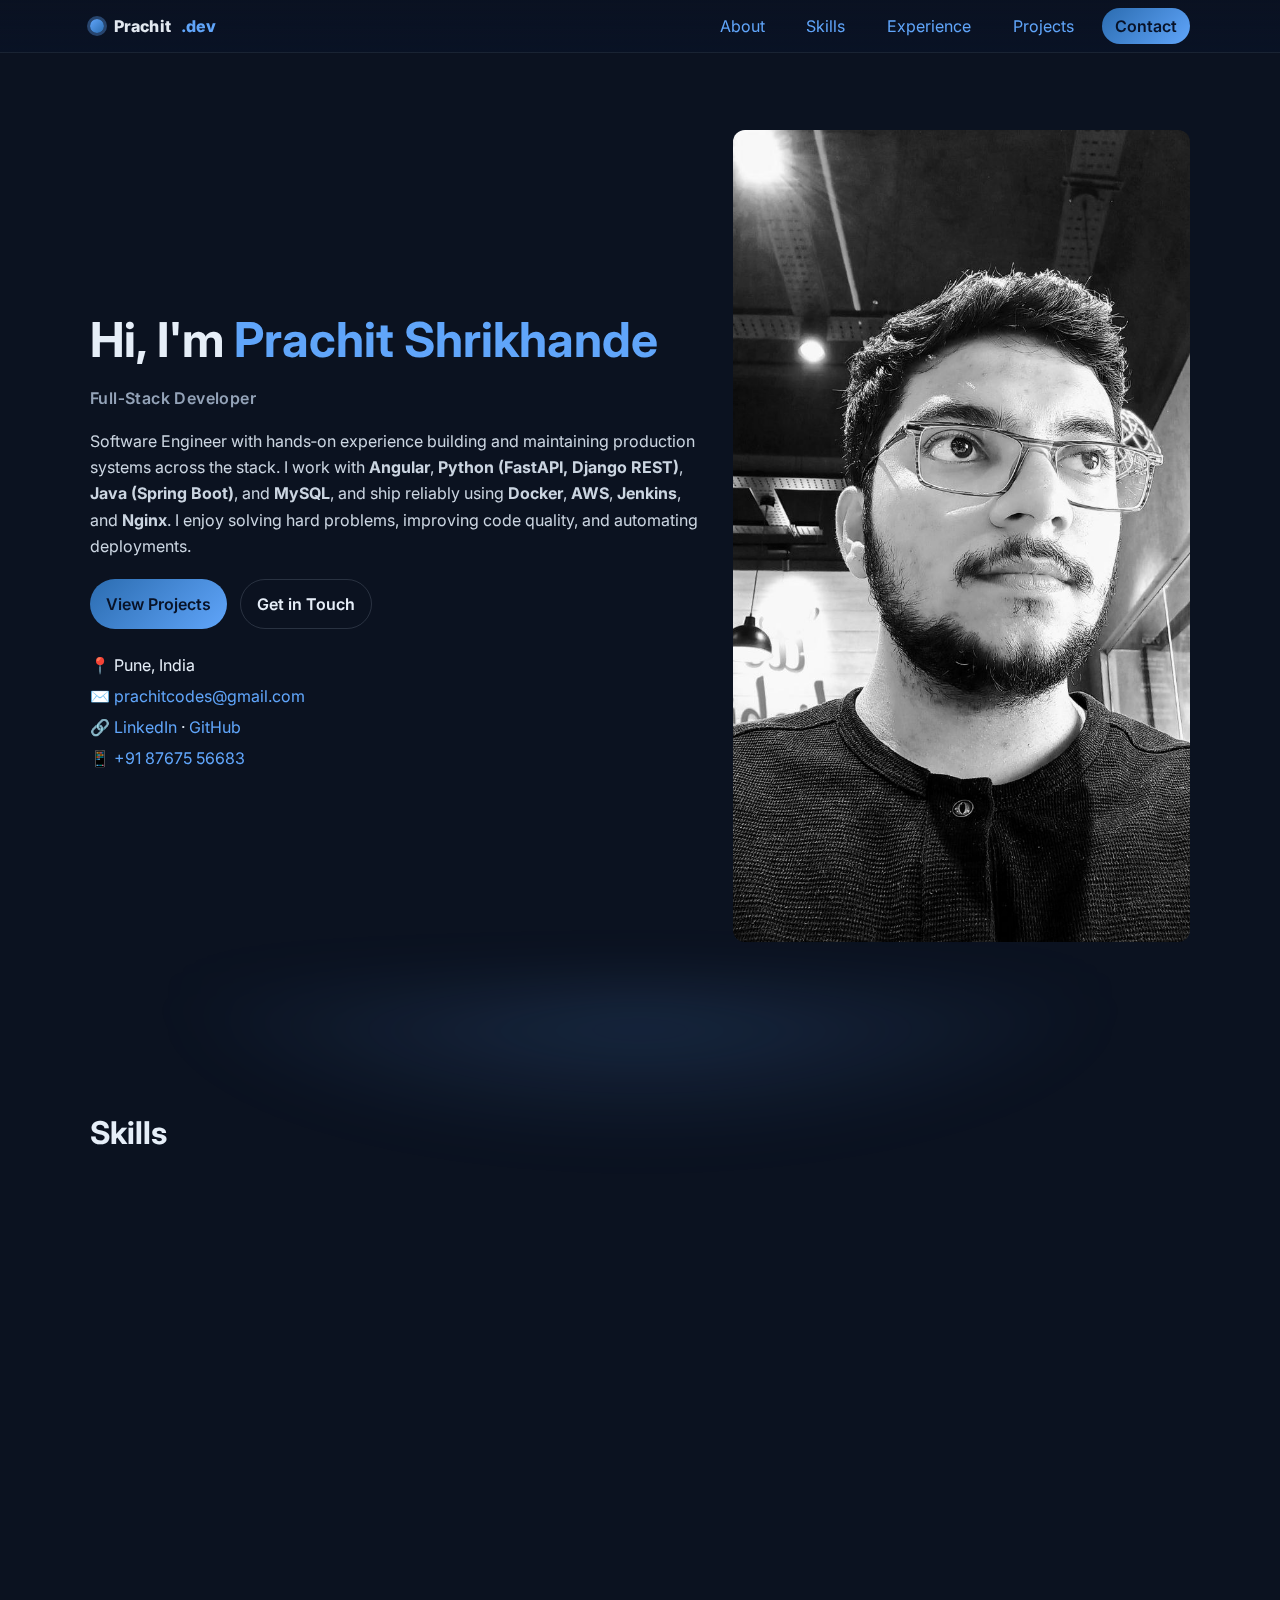
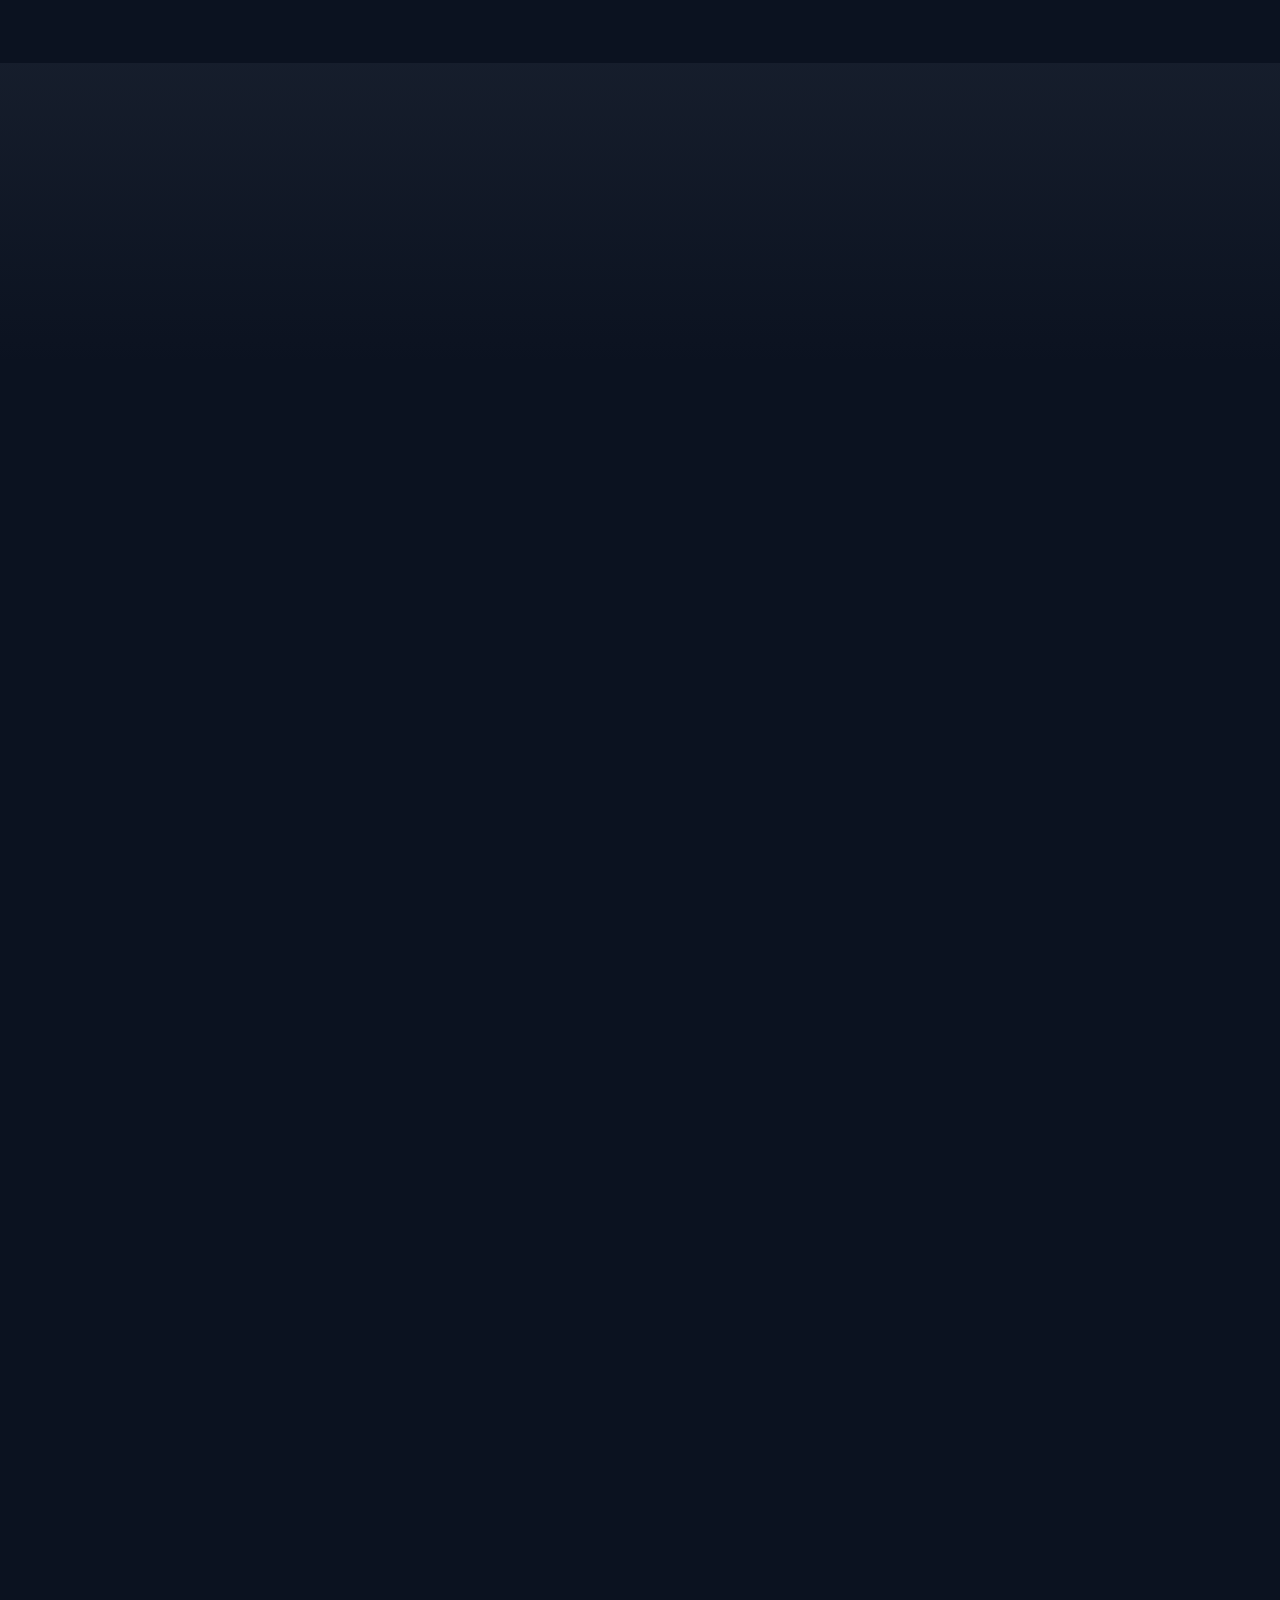
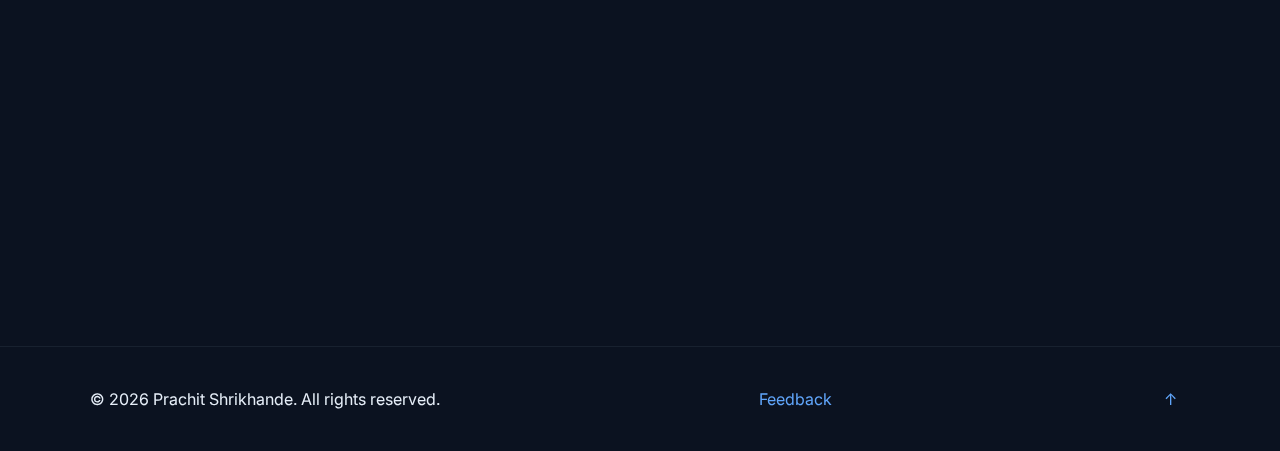
<file: index.html>
<!DOCTYPE html>
<html lang="en">

<head>
  <meta charset="UTF-8" />
  <meta name="viewport" content="width=device-width, initial-scale=1" />
  <title>Prachit Shrikhande — Software Engineer Portfolio</title>
  <meta name="description"
    content="Portfolio of Prachit Shrikhande — Full‑Stack & DevOps Engineer skilled in Angular, Python, Java (Spring Boot), FastAPI, MySQL, Docker, AWS, Jenkins." />
  <meta name="author" content="Prachit Shrikhande" />
  <meta name="theme-color" content="#0f1b2d" />
  <link rel="preconnect" href="https://fonts.googleapis.com">
  <link rel="preconnect" href="https://fonts.gstatic.com" crossorigin>
  <link href="https://fonts.googleapis.com/css2?family=Inter:wght@300;400;500;600;700;800;900&display=swap"
    rel="stylesheet">
  <link rel="stylesheet" href="styles.css" />
  <!-- Open Graph -->
  <meta property="og:title" content="Prachit Shrikhande — Portfolio" />
  <meta property="og:description"
    content="Full‑Stack & DevOps Engineer. Angular • Python • Spring Boot • FastAPI • MySQL • Docker • AWS" />
  <meta property="og:type" content="website" />
  <meta property="og:url" content="https://your-domain.example/" />
  <meta property="og:image" content="https://placehold.co/1200x630/png?text=Prachit+Shrikhande" />
  <!-- JSON-LD Structured Data -->
  <script type="application/ld+json">
  {
    "@context": "https://schema.org",
    "@type": "Person",
    "name": "Prachit Shrikhande",
    "jobTitle": "Software Engineer",
    "address": {
      "@type": "PostalAddress",
      "addressLocality": "Pune",
      "addressRegion": "MH",
      "addressCountry": "India"
    },
    "email": "mailto:prachitcodes@gmail.com",
    "telephone": "+918767556683",
    "url": "https://your-domain.example/",
    "sameAs": [
      "https://www.linkedin.com/in/prachit-shrikhande-20165b148",
      "https://github.com/your-github-username"
    ]
  }
  </script>
</head>

<body>
  <!-- Skip Link for Accessibility -->
  <a class="skip-link" href="#main">Skip to content</a>

  <!-- Header / Navigation -->
  <header class="site-header" id="top">
    <div class="container header-inner">
      <a href="#top" class="brand" aria-label="Go to top">
        <span class="brand__dot" aria-hidden="true"></span>
        <span class="brand__text">Prachit</span><span class="brand__accent">.dev</span>
      </a>

      <nav class="nav" aria-label="Primary">
        <button class="nav__toggle" aria-expanded="false" aria-controls="navMenu" aria-label="Toggle navigation">
          <span class="nav__bar" aria-hidden="true"></span>
          <span class="nav__bar" aria-hidden="true"></span>
          <span class="nav__bar" aria-hidden="true"></span>
        </button>
        <ul id="navMenu" class="nav__menu">
          <li><a href="#about" class="nav__link">About</a></li>
          <li><a href="#skills" class="nav__link">Skills</a></li>
          <li><a href="#experience" class="nav__link">Experience</a></li>
          <li><a href="#projects" class="nav__link">Projects</a></li>
          <li><a href="contact.html" class="nav__link nav__link--cta">Contact</a></li>
        </ul>
      </nav>
    </div>
  </header>

  <main id="main">
    <!-- Hero / About Section -->
    <section class="hero" id="about">
      <div class="container grid-2">
        <div class="hero__content reveal">
          <h1 class="hero__title">Hi, I'm <span class="text-accent">Prachit Shrikhande</span></h1>
          <p class="hero__subtitle">Full‑Stack Developer</p>
          <p class="hero__summary">
            Software Engineer with hands‑on experience building and maintaining production systems across the stack.
            I work with <strong>Angular</strong>, <strong>Python (FastAPI, Django REST)</strong>, <strong>Java (Spring
              Boot)</strong>, and <strong>MySQL</strong>,
            and ship reliably using <strong>Docker</strong>, <strong>AWS</strong>, <strong>Jenkins</strong>, and
            <strong>Nginx</strong>.
            I enjoy solving hard problems, improving code quality, and automating deployments.
          </p>
          <div class="hero__actions">
            <a class="btn btn--primary" href="#projects">View Projects</a>
            <a class="btn btn--ghost" href="contact.html">Get in Touch</a>
          </div>
          <ul class="hero__meta">
            <li><span>📍</span> Pune, India</li>
            <li><span>✉️</span> <a href="mailto:prachitcodes@gmail.com">prachitcodes@gmail.com</a></li>
            <li><span>🔗</span> <a href="https://www.linkedin.com/in/prachit-shrikhande-20165b148" target="_blank"
                rel="noopener">LinkedIn</a> · <a href="https://github.com/Prachit-Shrikhande" target="_blank"
                rel="noopener">GitHub</a></li>
            <li><span>📱</span> <a href="tel:+918767556683">+91 87675 56683</a></li>
          </ul>
        </div>
        <div class="hero__image reveal">
          <img src="profile.jpg" alt="Abstract avatar placeholder for Prachit Shrikhande" loading="lazy"
            decoding="async">
        </div>
      </div>
      <div class="hero__bg-shape" aria-hidden="true"></div>
    </section>

    <!-- Skills Section -->
    <section class="section" id="skills">
      <div class="container">
        <h2 class="section__title reveal">Skills</h2>
        <div class="skills grid-3">
          <article class="card reveal">
            <h3>Front-end</h3>
            <ul class="tags">
              <li>HTML5</li>
              <li>CSS3</li>
              <li>Angular</li>
            </ul>
          </article>
          <article class="card reveal">
            <h3>Back-end</h3>
            <ul class="tags">
              <li>Python</li>
              <li>FastAPI</li>
              <li>Django REST</li>
              <li>Java</li>
              <li>Spring Boot</li>
              <li>MySQL</li>
            </ul>
          </article>
          <article class="card reveal">
            <h3>DevOps & Cloud</h3>
            <ul class="tags">
              <li>Docker</li>
              <li>AWS</li>
              <li>Jenkins</li>
              <li>Nginx</li>
              <li>Linux/SSH</li>
              <li>Git & GitLab</li>
              <li>Grafana</li>
            </ul>
          </article>
          <article class="card reveal">
            <h3>Data & ML</h3>
            <ul class="tags">
              <li>NumPy</li>
              <li>Pandas</li>
              <li>PyTorch</li>
              <li>NLP/NER</li>
              <li>OpenCV</li>
              <li>Matplotlib</li>
            </ul>
          </article>
          <article class="card reveal">
            <h3>Big Data</h3>
            <ul class="tags">
              <li>Databricks</li>
              <li>Hadoop</li>
              <li>Spark / PySpark</li>
            </ul>
          </article>
          <article class="card reveal">
            <h3>Tooling</h3>
            <ul class="tags">
              <li>Bash/Python Scripting</li>
              <li>Atlassian Suite</li>
              <li>SonarQube</li>
            </ul>
          </article>
        </div>
      </div>
    </section>

    <!-- Experience Section -->
    <section class="section section--alt" id="experience">
      <div class="container">
        <h2 class="section__title reveal">Experience</h2>
        <div class="timeline">
          <article class="timeline__item reveal">
            <div class="timeline__meta">
              <h3>Pratiti Technologies Pvt Ltd</h3>
              <p class="role">Software Engineer — Full‑Stack & DevOps</p>
              <p class="date">Nov 2021 – Dec 2024</p>
            </div>
            <ul class="timeline__points">
              <li>Developed and maintained deliverables using Angular, Python, MySQL, and Java (Spring Boot).</li>
              <li>Owned CI/CD with Jenkins, Dockerized services, and Nginx‑backed deployments across environments.</li>
              <li>Resolved 120+ critical issues in a microservices ecosystem (Curtis‑ecs), ensuring smooth releases.
              </li>
              <li>Improved code quality by triaging and fixing SonarQube issues (Cloudwizely).</li>
            </ul>
          </article>

          <article class="timeline__item reveal">
            <div class="timeline__meta">
              <h3>ySpace</h3>
              <p class="role">Software Developer Intern</p>
              <p class="date">May 2025 – Present</p>
            </div>
            <ul class="timeline__points">
              <li>Contributed across the stack with DevOps responsibilities and rapid iteration on features.</li>
            </ul>
          </article>

          <article class="timeline__item reveal">
            <div class="timeline__meta">
              <h3>Freelancer</h3>
              <p class="role">Freelance Software Developer</p>
              <p class="date">Dec 2024 – Present</p>
            </div>
            <ul class="timeline__points">
              <li>Designed and deployed multiple single-page business websites to help clients establish a strong online
                presence.</li>
              <li>Built and managed automation scripts to streamline workflows and reduce manual effort for clients.
              </li>
              <li>Handled end-to-end deployments of fullstack applications, ensuring scalability and smooth performance.
              </li>
              <li>Developed web scraping tools to extract structured insights from large volumes of unstructured web
                data.</li>
              <li>Created and integrated custom chatbots into client websites to enhance customer engagement and
                support.</li>
              <li>Collaborated directly with clients from requirement gathering to delivery, ensuring tailored and
                impactful solutions.</li>
            </ul>
          </article>
        </div>
      </div>
    </section>

    <!-- Projects Section -->
    <section class="section" id="projects">
      <div class="container">
        <h2 class="section__title reveal">Projects</h2>

        <div class="projects">
          <!-- Project Card -->
          <article class="project card reveal">
            <img class="project__img" src="resume.jpg" alt="Screenshot of Intelligent Resume Parser" loading="lazy"
              decoding="async" />
            <div class="project__body">
              <h3>Intelligent Resume Parser</h3>
              <p>Built NLP pipelines and an NER model; implemented front‑end and back‑end, and handled deployment.</p>
              <ul class="tags">
                <li>Python</li>
                <li>FastAPI</li>
                <li>NLP</li>
                <li>NER</li>
                <li>Docker</li>
              </ul>
              <!-- <div class="project__links">
                <a href="https://github.com/your-github-username/resume-parser" target="_blank" rel="noopener" class="btn btn--ghost">GitHub</a>
                <a href="https://example.com/resume-parser" target="_blank" rel="noopener" class="btn btn--primary">Live Demo</a>
              </div> -->
            </div>
          </article>

          <article class="project card reveal">
            <img class="project__img" src="car_damage.jpg" alt="Screenshot of Car Damage Detection" loading="lazy"
              decoding="async" />
            <div class="project__body">
              <h3>Car Damage Detection</h3>
              <p>YOLO‑based model to detect damaged parts and estimate damage percentage; designed backend for model
                init.</p>
              <ul class="tags">
                <li>Python</li>
                <li>YOLO</li>
                <li>OpenCV</li>
                <li>FastAPI</li>
              </ul>
              <div class="project__links">
                <!-- <a href="https://github.com/your-github-username/car-damage-detection" target="_blank" rel="noopener" class="btn btn--ghost">GitHub</a> -->
                <a href="https://innovations.pratititech.com/visionai-car-damage-detection/" target="_blank"
                  rel="noopener" class="btn btn--primary">Live Demo</a>
              </div>
            </div>
          </article>

          <article class="project card reveal">
            <img class="project__img" src="rust.jpg" alt="Screenshot of AI Rust Detection" loading="lazy"
              decoding="async" />
            <div class="project__body">
              <h3>AI Rust Detection</h3>
              <p>Two AI models for tower‑part and rust detection; engineered backend for image processing & CI/CD.</p>
              <ul class="tags">
                <li>Python</li>
                <li>PyTorch</li>
                <li>OpenCV</li>
                <li>Docker</li>
              </ul>
              <div class="project__links">
                <!-- <a href="https://github.com/your-github-username/rust-detection" target="_blank" rel="noopener" class="btn btn--ghost">GitHub</a> -->
                <a href="https://innovations.pratititech.com/visionai-rust-detection-for-equipment/" target="_blank"
                  rel="noopener" class="btn btn--primary">Live Demo</a>
              </div>
            </div>
          </article>

          <article class="project card reveal">
            <img class="project__img" src="cloud_bill.jpg" alt="Screenshot of Cloudwizely - Cloud Billing Dashboard"
              loading="lazy" decoding="async" />
            <div class="project__body">
              <h3>Cloudwizely — Cloud Billing Dashboard</h3>
              <p>Improved code quality by fixing SonarQube issues and standardizing modules.</p>
              <ul class="tags">
                <li>Angular</li>
                <li>TypeScript</li>
                <li>SonarQube</li>
              </ul>
              <!-- <div class="project__links">
                <a href="https://github.com/your-github-username/cloudwizely" target="_blank" rel="noopener" class="btn btn--ghost">GitHub</a>
                <a href="https://example.com/cloudwizely" target="_blank" rel="noopener" class="btn btn--primary">Live Demo</a>
              </div> -->
            </div>
          </article>

          <article class="project card reveal">
            <img class="project__img" src="sales_planner.jpg" alt="Screenshot of Velocity - Sales Planner Application"
              loading="lazy" decoding="async" />
            <div class="project__body">
              <h3>Velocity — Sales Planner Application</h3>
              <p>Maintained the application; created business units in collaboration with the client.</p>
              <ul class="tags">
                <li>Angular</li>
                <li>Spring Boot</li>
                <li>MySQL</li>
              </ul>
              <!-- <div class="project__links">
                <a href="https://github.com/your-github-username/velocity" target="_blank" rel="noopener" class="btn btn--ghost">GitHub</a>
                <a href="https://example.com/velocity" target="_blank" rel="noopener" class="btn btn--primary">Live Demo</a>
              </div> -->
            </div>
          </article>

          <article class="project card reveal">
            <img class="project__img" src="curtis.jpg" alt="Screenshot of Curtis-ecs" loading="lazy" decoding="async" />
            <div class="project__body">
              <h3>Curtis‑ecs — Dealership Admin for IoT Devices</h3>
              <p>Added multiple features and resolved 120+ critical issues across services and environments.</p>
              <ul class="tags">
                <li>Spring Boot</li>
                <li>Angular</li>
                <li>Docker</li>
              </ul>
              <div class="project__links">
                <!-- <a href="https://github.com/your-github-username/curtis-ecs" target="_blank" rel="noopener" class="btn btn--ghost">GitHub</a> -->
                <a href="https://ecs.curtis.ch/" target="_blank" rel="noopener" class="btn btn--primary">Live Demo</a>
              </div>
            </div>
          </article>

          <article class="project card reveal">
            <img class="project__img" src="q3dc.png" alt="Screenshot of Curtis-Q3DC" loading="lazy" decoding="async" />
            <div class="project__body">
              <h3>Curtis‑Q3DC — Telemetry & User Management</h3>
              <p>Maintained systems including Spring package upgrades and periodic deployments.</p>
              <ul class="tags">
                <li>Spring Boot</li>
                <li>Docker</li>
                <li>Jenkins</li>
              </ul>
              <div class="project__links">
                <!-- <a href="https://github.com/your-github-username/curtis-q3dc" target="_blank" rel="noopener" class="btn btn--ghost">GitHub</a> -->
                <a href="https://q3dc.quantumrehab.com/" target="_blank" rel="noopener" class="btn btn--primary">Live
                  Demo</a>
              </div>
            </div>
          </article>

          <article class="project card reveal">
            <img class="project__img" src="ehr.jpg" alt="Screenshot of Electronic Health Record UI" loading="lazy"
              decoding="async" />
            <div class="project__body">
              <h3>EHR — Electronic Health Record</h3>
              <p>Developed front‑end screens dedicated to patient health diagnostics.</p>
              <ul class="tags">
                <li>Angular</li>
                <li>TypeScript</li>
                <li>REST APIs</li>
              </ul>
              <!-- <div class="project__links">
                <a href="https://github.com/your-github-username/ehr-ui" target="_blank" rel="noopener" class="btn btn--ghost">GitHub</a>
                <a href="https://example.com/ehr" target="_blank" rel="noopener" class="btn btn--primary">Live Demo</a>
              </div> -->
            </div>
          </article>
        </div>
      </div>
    </section>

    <!-- Contact Section -->
    <!-- <section class="section section--alt" id="contact">
      <div class="container">
        <h2 class="section__title reveal">Contact</h2>
        <div class="contact grid-2">
          <form class="contact__form card reveal" id="contactForm" novalidate>
            <div class="field">
              <label for="name">Name</label>
              <input type="text" id="name" name="name" placeholder="Your name" required aria-required="true" autocomplete="name" />
              <p class="field__hint" data-hint-for="name"></p>
            </div>
            <div class="field">
              <label for="email">Email</label>
              <input type="email" id="email" name="email" placeholder="you@example.com" required aria-required="true" autocomplete="email" />
              <p class="field__hint" data-hint-for="email"></p>
            </div>
            <div class="field">
              <label for="subject">Subject</label>
              <input type="text" id="subject" name="subject" placeholder="What's this about?" required aria-required="true" />
              <p class="field__hint" data-hint-for="subject"></p>
            </div>
            <div class="field">
              <label for="message">Message</label>
              <textarea id="message" name="message" rows="5" placeholder="How can I help?" required aria-required="true"></textarea>
              <p class="field__hint" data-hint-for="message"></p>
            </div>
            <button type="submit" class="btn btn--primary">Send Message</button>
            <p id="formStatus" role="status" aria-live="polite" class="form__status" hidden></p>
          </form>

          <div class="contact__info reveal">
            <ul class="contact__list">
              <li><strong>Email:</strong> <a href="mailto:prachitcodes@gmail.com">prachitcodes@gmail.com</a></li>
              <li><strong>Phone:</strong> <a href="tel:+918767556683">+91 87675 56683</a></li>
              <li><strong>Location:</strong> Pune, Maharashtra, India</li>
              <li><strong>LinkedIn:</strong> <a href="https://www.linkedin.com/in/prachit-shrikhande-20165b148" target="_blank" rel="noopener">/in/prachit-shrikhande-20165b148</a></li>
              <li><strong>GitHub:</strong> <a href="https://github.com/your-github-username" target="_blank" rel="noopener">@your-github-username</a></li>
            </ul>
          </div>
        </div>
      </div>
    </section> -->
  </main>

  <footer class="site-footer">
    <div class="container footer-inner">
      <p>© <span id="year"></span> Prachit Shrikhande. All rights reserved.</p>
      <a href="feedback.html">Feedback</a>
      <a href="#about" class="nav__link">↑</a>
    </div>
  </footer>

  <script src="script.js" defer></script>
</body>

</html>
</file>
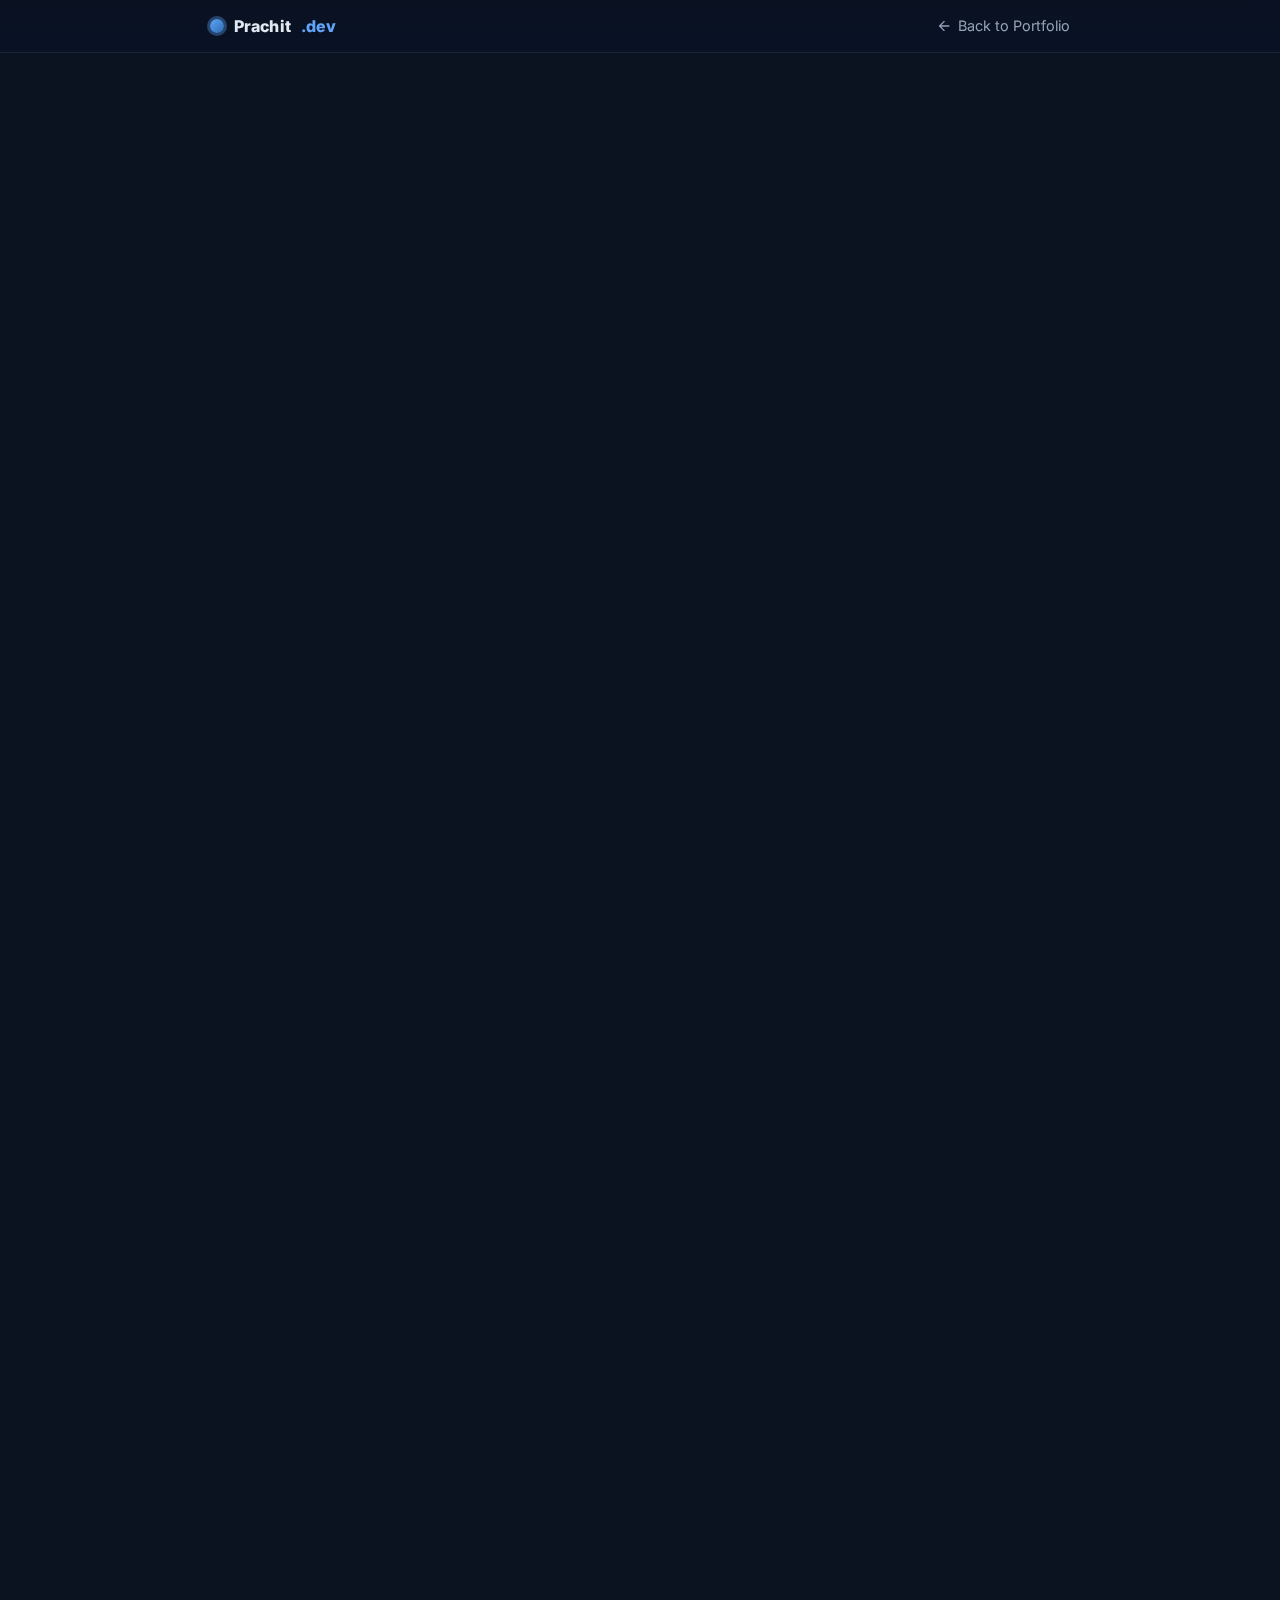
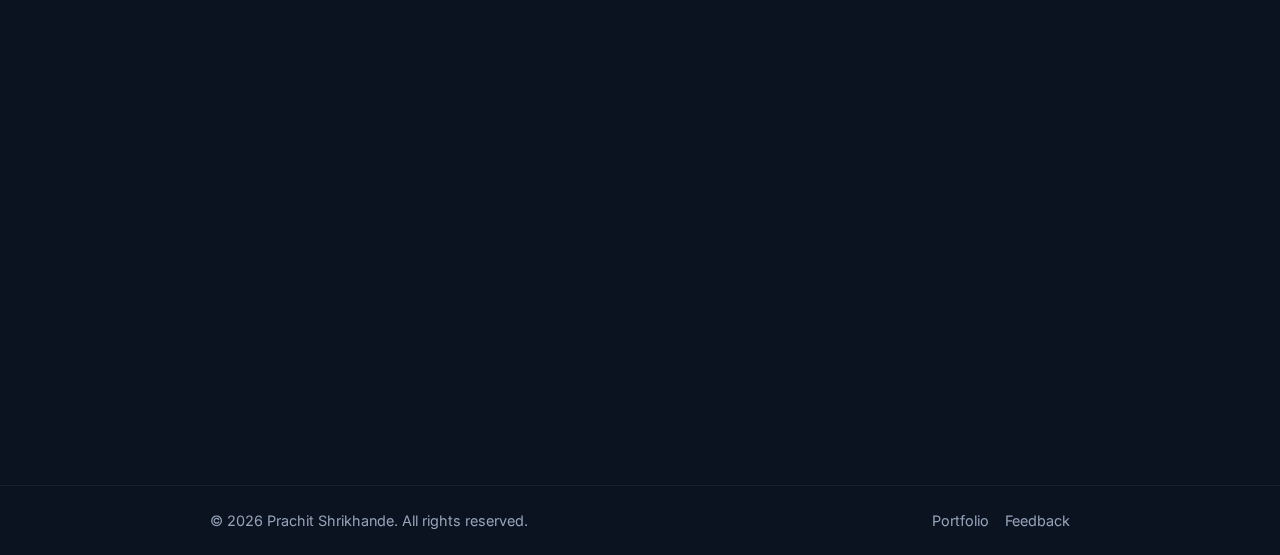
<file: contact.html>
<!DOCTYPE html>
<html lang="en">

<head>
    <meta charset="UTF-8" />
    <meta name="viewport" content="width=device-width, initial-scale=1" />
    <title>Contact — Prachit Shrikhande</title>
    <meta name="description"
        content="Get in touch with Prachit Shrikhande for freelance web development, custom web applications, e-commerce stores, and more. Book a free consultation today." />
    <meta name="author" content="Prachit Shrikhande" />
    <meta name="theme-color" content="#0f1b2d" />
    <link rel="preconnect" href="https://fonts.googleapis.com">
    <link rel="preconnect" href="https://fonts.gstatic.com" crossorigin>
    <link href="https://fonts.googleapis.com/css2?family=Inter:wght@300;400;500;600;700;800;900&display=swap"
        rel="stylesheet">
    <style>
        /* =========================
       Theme & Reset
       ========================= */
        :root {
            --bg: #0b1220;
            --card: #111a2b;
            --muted: #94a3b8;
            --text: #e6eef8;
            --primary: #2b6cb0;
            --primary-600: #2c5282;
            --accent: #60a5fa;
            --ring: rgba(96, 165, 250, .35);
            --shadow: 0 10px 30px rgba(2, 12, 27, 0.4);
            --radius: 16px;
            --space: clamp(1rem, 1.2vw + .6rem, 1.6rem);
            --success: #10b981;
            --error: #ef4444;
        }

        * {
            box-sizing: border-box;
        }

        html {
            scroll-behavior: smooth;
        }

        body {
            margin: 0;
            font-family: Inter, system-ui, -apple-system, Segoe UI, Roboto, "Helvetica Neue", Arial, "Noto Sans", "Apple Color Emoji", "Segoe UI Emoji", "Segoe UI Symbol", sans-serif;
            color: var(--text);
            background: radial-gradient(1200px 600px at 100% -10%, rgba(96, 165, 250, .1), transparent 40%), var(--bg);
            line-height: 1.65;
            min-height: 100vh;
            -webkit-font-smoothing: antialiased;
            -moz-osx-font-smoothing: grayscale;
        }

        a {
            color: var(--accent);
            text-decoration: none;
        }

        a:hover {
            text-decoration: underline;
        }

        /* Container */
        .container {
            width: min(860px, 92%);
            margin-inline: auto;
        }

        /* Header */
        .site-header {
            position: sticky;
            top: 0;
            z-index: 50;
            backdrop-filter: saturate(180%) blur(10px);
            background: linear-gradient(to bottom, rgba(11, 18, 32, .85), rgba(11, 18, 32, .6));
            border-bottom: 1px solid rgba(148, 163, 184, .12);
        }

        .header-inner {
            display: flex;
            align-items: center;
            justify-content: space-between;
            padding: .8rem 0;
        }

        .brand {
            display: flex;
            align-items: center;
            gap: .6rem;
            font-weight: 800;
            letter-spacing: .2px;
        }

        .brand__dot {
            width: 14px;
            height: 14px;
            border-radius: 50%;
            background: linear-gradient(135deg, var(--accent), var(--primary));
            box-shadow: 0 0 0 3px var(--ring);
        }

        .brand__text {
            color: #e2e8f0;
        }

        .brand__accent {
            color: var(--accent);
        }

        .back-link {
            display: inline-flex;
            align-items: center;
            gap: .4rem;
            color: var(--muted);
            font-size: .9rem;
            transition: color .2s ease;
        }

        .back-link:hover {
            color: var(--accent);
            text-decoration: none;
        }

        .back-link svg {
            width: 16px;
            height: 16px;
            fill: currentColor;
        }

        /* Hero Section */
        .hero {
            position: relative;
            padding: clamp(2.5rem, 5vw, 5rem) 0 clamp(1.5rem, 3vw, 2rem);
            text-align: center;
        }

        .hero__icon {
            width: 80px;
            height: 80px;
            margin: 0 auto 1.5rem;
            background: linear-gradient(135deg, var(--primary), var(--accent));
            border-radius: 50%;
            display: flex;
            align-items: center;
            justify-content: center;
            box-shadow: 0 0 40px rgba(96, 165, 250, 0.3);
        }

        .hero__icon svg {
            width: 40px;
            height: 40px;
            fill: #081227;
        }

        .hero__title {
            font-size: clamp(1.6rem, 2.2vw + 1rem, 2.4rem);
            margin: 0 0 .8rem;
            background: linear-gradient(135deg, var(--text), var(--accent));
            -webkit-background-clip: text;
            -webkit-text-fill-color: transparent;
            background-clip: text;
        }

        .hero__subtitle {
            color: var(--muted);
            font-size: clamp(0.95rem, 1vw + 0.5rem, 1.1rem);
            max-width: 60ch;
            margin: 0 auto 1.5rem;
            line-height: 1.7;
        }

        .hero__bg-shape {
            position: absolute;
            inset: auto -15% -20% -15%;
            height: 180px;
            z-index: -1;
            background: radial-gradient(700px 200px at 50% 0%, rgba(96, 165, 250, .15), transparent 60%);
            filter: blur(25px);
        }

        /* CTA Button */
        .cta-wrapper {
            display: flex;
            justify-content: center;
        }

        .btn {
            display: inline-flex;
            align-items: center;
            justify-content: center;
            gap: .5rem;
            border-radius: 999px;
            padding: 1rem 2.2rem;
            font-weight: 600;
            font-size: 1rem;
            cursor: pointer;
            border: none;
            transition: transform .06s ease, background .2s ease, box-shadow .2s ease;
            font-family: inherit;
            text-decoration: none;
        }

        .btn--primary {
            background: linear-gradient(135deg, var(--primary), var(--accent));
            color: #081227;
        }

        .btn--primary:hover {
            box-shadow: 0 8px 30px rgba(96, 165, 250, 0.35);
            transform: translateY(-2px);
            text-decoration: none;
        }

        .btn--primary:active {
            transform: translateY(0);
        }

        .btn--primary:disabled {
            opacity: 0.6;
            cursor: not-allowed;
            transform: none;
            box-shadow: none;
        }

        .btn--submit {
            width: 100%;
        }

        .btn svg {
            width: 18px;
            height: 18px;
            fill: currentColor;
        }

        /* Form Section */
        .form-section {
            padding: 0 0 clamp(2rem, 4vw, 4rem);
        }

        .form-card {
            background: var(--card);
            border: 1px solid rgba(148, 163, 184, .12);
            border-radius: var(--radius);
            padding: clamp(1.5rem, 2.5vw, 2.5rem);
            box-shadow: var(--shadow);
        }

        /* Section Title Inside Form */
        .section-title {
            font-size: 1.1rem;
            font-weight: 700;
            color: var(--accent);
            margin-bottom: 1.25rem;
            display: flex;
            align-items: center;
            gap: 0.5rem;
        }

        .section-title svg {
            width: 20px;
            height: 20px;
            fill: currentColor;
        }

        .section-divider {
            border: none;
            border-top: 1px solid rgba(148, 163, 184, .15);
            margin: 2rem 0;
        }

        /* Form Elements */
        .form-group {
            margin-bottom: 1.5rem;
        }

        .form-group:last-of-type {
            margin-bottom: 2rem;
        }

        .form-label {
            display: block;
            margin-bottom: 0.5rem;
            font-weight: 600;
            color: var(--text);
            font-size: 0.95rem;
        }

        .form-label .required {
            color: var(--error);
            margin-left: 0.25rem;
        }

        .form-hint {
            display: block;
            color: var(--muted);
            font-size: 0.85rem;
            margin-top: 0.4rem;
            font-weight: 400;
            font-style: italic;
        }

        .form-input,
        .form-textarea,
        .form-select {
            width: 100%;
            padding: 0.85rem 1rem;
            border-radius: 12px;
            background: rgba(12, 23, 41, 0.8);
            border: 1px solid rgba(148, 163, 184, .22);
            color: var(--text);
            font-size: 1rem;
            font-family: inherit;
            outline: none;
            transition: border-color 0.2s ease, box-shadow 0.2s ease, background 0.2s ease;
        }

        .form-input:focus,
        .form-textarea:focus,
        .form-select:focus {
            border-color: var(--accent);
            box-shadow: 0 0 0 4px var(--ring);
            background: #0c1729;
        }

        .form-input::placeholder,
        .form-textarea::placeholder {
            color: var(--muted);
            opacity: 0.7;
        }

        .form-textarea {
            resize: vertical;
            min-height: 120px;
        }

        .form-select {
            cursor: pointer;
            appearance: none;
            background-image: url("data:image/svg+xml,%3Csvg xmlns='http://www.w3.org/2000/svg' width='16' height='16' viewBox='0 0 24 24' fill='none' stroke='%2394a3b8' stroke-width='2' stroke-linecap='round' stroke-linejoin='round'%3E%3Cpolyline points='6 9 12 15 18 9'%3E%3C/polyline%3E%3C/svg%3E");
            background-repeat: no-repeat;
            background-position: right 1rem center;
            padding-right: 2.5rem;
        }

        .form-select option {
            background: var(--card);
            color: var(--text);
        }

        /* Budget Radio */
        .radio-group {
            display: flex;
            flex-direction: column;
            gap: 0.5rem;
        }

        .radio-option {
            position: relative;
            display: flex;
            align-items: center;
        }

        .radio-option input[type="radio"] {
            position: absolute;
            opacity: 0;
            width: 0;
            height: 0;
        }

        .radio-option label {
            display: flex;
            align-items: center;
            gap: 0.75rem;
            padding: 0.75rem 1rem;
            border-radius: 12px;
            background: rgba(12, 23, 41, 0.8);
            border: 1px solid rgba(148, 163, 184, .22);
            cursor: pointer;
            width: 100%;
            transition: all 0.2s ease;
            font-size: 0.95rem;
        }

        .radio-option label::before {
            content: '';
            width: 18px;
            height: 18px;
            border-radius: 50%;
            border: 2px solid rgba(148, 163, 184, .5);
            background: transparent;
            flex-shrink: 0;
            transition: all 0.2s ease;
        }

        .radio-option input[type="radio"]:checked+label {
            border-color: var(--accent);
            background: rgba(96, 165, 250, 0.1);
        }

        .radio-option input[type="radio"]:checked+label::before {
            border-color: var(--accent);
            background: var(--accent);
            box-shadow: inset 0 0 0 3px var(--card);
        }

        .radio-option input[type="radio"]:focus+label {
            box-shadow: 0 0 0 4px var(--ring);
        }

        .radio-option:hover label {
            border-color: rgba(96, 165, 250, 0.5);
        }

        /* Contact Info Cards */
        .contact-info {
            display: grid;
            grid-template-columns: repeat(3, 1fr);
            gap: 1rem;
            margin-bottom: 2rem;
        }

        .contact-card {
            background: var(--card);
            border: 1px solid rgba(148, 163, 184, .12);
            border-radius: var(--radius);
            padding: 1.4rem;
            text-align: center;
            transition: border-color .2s ease, transform .2s ease;
        }

        .contact-card:hover {
            border-color: rgba(96, 165, 250, .3);
            transform: translateY(-2px);
        }

        .contact-card__icon {
            width: 44px;
            height: 44px;
            margin: 0 auto .8rem;
            background: rgba(96, 165, 250, 0.12);
            border-radius: 12px;
            display: flex;
            align-items: center;
            justify-content: center;
        }

        .contact-card__icon svg {
            width: 22px;
            height: 22px;
            fill: var(--accent);
        }

        .contact-card__label {
            font-size: .8rem;
            color: var(--muted);
            margin-bottom: .3rem;
            text-transform: uppercase;
            letter-spacing: .5px;
            font-weight: 500;
        }

        .contact-card__value {
            font-size: .95rem;
            color: var(--text);
            font-weight: 500;
        }

        .contact-card__value a {
            color: var(--text);
            transition: color .2s ease;
        }

        .contact-card__value a:hover {
            color: var(--accent);
            text-decoration: none;
        }

        /* Form status */
        .form-status {
            text-align: center;
            padding: 1rem;
            border-radius: 12px;
            margin-top: 1rem;
            display: none;
        }

        .form-status.success {
            display: block;
            background: rgba(16, 185, 129, 0.15);
            border: 1px solid var(--success);
            color: var(--success);
        }

        .form-status.error {
            display: block;
            background: rgba(239, 68, 68, 0.15);
            border: 1px solid var(--error);
            color: var(--error);
        }

        /* Footer */
        .site-footer {
            border-top: 1px solid rgba(148, 163, 184, .1);
            padding: 1.4rem 0;
        }

        .footer-inner {
            display: flex;
            align-items: center;
            justify-content: space-between;
            flex-wrap: wrap;
            gap: 0.5rem;
        }

        .footer-inner p {
            margin: 0;
            color: var(--muted);
            font-size: 0.9rem;
        }

        .footer-links {
            display: flex;
            gap: 1rem;
        }

        .footer-links a {
            color: var(--muted);
            font-size: 0.9rem;
            transition: color 0.2s ease;
        }

        .footer-links a:hover {
            color: var(--accent);
            text-decoration: none;
        }

        /* Animations */
        .reveal {
            opacity: 0;
            transform: translateY(15px);
            animation: fadeInUp 0.6s ease forwards;
        }

        .reveal-delay-1 {
            animation-delay: 0.1s;
        }

        .reveal-delay-2 {
            animation-delay: 0.2s;
        }

        .reveal-delay-3 {
            animation-delay: 0.3s;
        }

        @keyframes fadeInUp {
            to {
                opacity: 1;
                transform: translateY(0);
            }
        }

        /* Thank You Modal */
        .thank-you-overlay {
            position: fixed;
            inset: 0;
            background: rgba(11, 18, 32, 0.95);
            display: none;
            align-items: center;
            justify-content: center;
            z-index: 100;
            opacity: 0;
            transition: opacity 0.3s ease;
        }

        .thank-you-overlay.show {
            display: flex;
            opacity: 1;
        }

        .thank-you-content {
            text-align: center;
            padding: 2rem;
            max-width: 500px;
        }

        .thank-you-icon {
            width: 100px;
            height: 100px;
            margin: 0 auto 1.5rem;
            background: linear-gradient(135deg, var(--success), #34d399);
            border-radius: 50%;
            display: flex;
            align-items: center;
            justify-content: center;
            box-shadow: 0 0 60px rgba(16, 185, 129, 0.4);
            animation: pulse 2s infinite;
        }

        .thank-you-icon svg {
            width: 50px;
            height: 50px;
            fill: white;
        }

        @keyframes pulse {

            0%,
            100% {
                transform: scale(1);
                box-shadow: 0 0 60px rgba(16, 185, 129, 0.4);
            }

            50% {
                transform: scale(1.05);
                box-shadow: 0 0 80px rgba(16, 185, 129, 0.6);
            }
        }

        .thank-you-title {
            font-size: 1.8rem;
            margin-bottom: 0.75rem;
            background: linear-gradient(135deg, var(--text), var(--success));
            -webkit-background-clip: text;
            -webkit-text-fill-color: transparent;
            background-clip: text;
        }

        .thank-you-message {
            color: var(--muted);
            margin-bottom: 2rem;
            line-height: 1.7;
        }

        .btn--secondary {
            background: transparent;
            border: 1px solid rgba(148, 163, 184, .22);
            color: var(--text);
            padding: 0.8rem 1.5rem;
            display: inline-flex;
        }

        .btn--secondary:hover {
            border-color: var(--accent);
            background: rgba(96, 165, 250, 0.1);
            text-decoration: none;
        }

        /* Responsive */
        @media (max-width: 700px) {
            .contact-info {
                grid-template-columns: 1fr;
            }

            .footer-inner {
                flex-direction: column;
                text-align: center;
            }
        }
    </style>
</head>

<body>
    <!-- Header -->
    <header class="site-header">
        <div class="container header-inner">
            <a href="index.html" class="brand" aria-label="Go to portfolio">
                <span class="brand__dot" aria-hidden="true"></span>
                <span class="brand__text">Prachit</span><span class="brand__accent">.dev</span>
            </a>
            <a href="index.html" class="back-link">
                <svg xmlns="http://www.w3.org/2000/svg" viewBox="0 0 24 24">
                    <path d="M20 11H7.83l5.59-5.59L12 4l-8 8 8 8 1.41-1.41L7.83 13H20v-2z" />
                </svg>
                Back to Portfolio
            </a>
        </div>
    </header>

    <main>
        <!-- Hero Section -->
        <section class="hero reveal">
            <div class="container">
                <div class="hero__icon">
                    <svg xmlns="http://www.w3.org/2000/svg" viewBox="0 0 24 24">
                        <path
                            d="M20 4H4c-1.1 0-2 .9-2 2v12c0 1.1.9 2 2 2h16c1.1 0 2-.9 2-2V6c0-1.1-.9-2-2-2zm0 4l-8 5-8-5V6l8 5 8-5v2z" />
                    </svg>
                </div>
                <h1 class="hero__title">Let's Build Something Great</h1>
                <p class="hero__subtitle">
                    Have a project in mind? Whether it's a sleek landing page, a full-blown e-commerce store, or a
                    custom web
                    application — I'd love to hear about it. Fill out the form below and I'll get back to you within 24
                    hours.
                </p>
                <div class="cta-wrapper">
                    <a href="#enquiryForm" class="btn btn--primary">
                        <svg xmlns="http://www.w3.org/2000/svg" viewBox="0 0 24 24">
                            <path
                                d="M19 4h-1V2h-2v2H8V2H6v2H5c-1.11 0-2 .9-2 2v14c0 1.1.89 2 2 2h14c1.1 0 2-.9 2-2V6c0-1.1-.9-2-2-2zm0 16H5V10h14v10zM5 8V6h14v2H5zm2 4h10v2H7v-2zm0 4h7v2H7v-2z" />
                        </svg>
                        Book a Free Consultation
                    </a>
                </div>
            </div>
            <div class="hero__bg-shape" aria-hidden="true"></div>
        </section>

        <!-- Contact Info Cards -->
        <section class="form-section">
            <div class="container">
                <div class="contact-info reveal reveal-delay-1">
                    <div class="contact-card">
                        <div class="contact-card__icon">
                            <svg xmlns="http://www.w3.org/2000/svg" viewBox="0 0 24 24">
                                <path
                                    d="M20 4H4c-1.1 0-2 .9-2 2v12c0 1.1.9 2 2 2h16c1.1 0 2-.9 2-2V6c0-1.1-.9-2-2-2zm0 4l-8 5-8-5V6l8 5 8-5v2z" />
                            </svg>
                        </div>
                        <div class="contact-card__label">Email</div>
                        <div class="contact-card__value">
                            <a href="mailto:prachitcodes@gmail.com">prachitcodes@gmail.com</a>
                        </div>
                    </div>
                    <div class="contact-card">
                        <div class="contact-card__icon">
                            <svg xmlns="http://www.w3.org/2000/svg" viewBox="0 0 24 24">
                                <path
                                    d="M6.62 10.79c1.44 2.83 3.76 5.14 6.59 6.59l2.2-2.2c.27-.27.67-.36 1.02-.24 1.12.37 2.33.57 3.57.57.55 0 1 .45 1 1V20c0 .55-.45 1-1 1-9.39 0-17-7.61-17-17 0-.55.45-1 1-1h3.5c.55 0 1 .45 1 1 0 1.25.2 2.45.57 3.57.11.35.03.74-.25 1.02l-2.2 2.2z" />
                            </svg>
                        </div>
                        <div class="contact-card__label">Phone</div>
                        <div class="contact-card__value">
                            <a href="tel:+918767556683">+91 87675 56683</a>
                        </div>
                    </div>
                    <div class="contact-card">
                        <div class="contact-card__icon">
                            <svg xmlns="http://www.w3.org/2000/svg" viewBox="0 0 24 24">
                                <path
                                    d="M12 2C8.13 2 5 5.13 5 9c0 5.25 7 13 7 13s7-7.75 7-13c0-3.87-3.13-7-7-7zm0 9.5c-1.38 0-2.5-1.12-2.5-2.5s1.12-2.5 2.5-2.5 2.5 1.12 2.5 2.5-1.12 2.5-2.5 2.5z" />
                            </svg>
                        </div>
                        <div class="contact-card__label">Location</div>
                        <div class="contact-card__value">Pune, India</div>
                    </div>
                </div>

                <!-- Enquiry Form -->
                <form class="form-card reveal reveal-delay-2" id="enquiryForm" novalidate
                    action="https://formspree.io/f/xeelzqrl" method="POST">

                    <!-- Your Information -->
                    <div class="section-title">
                        <svg xmlns="http://www.w3.org/2000/svg" viewBox="0 0 24 24">
                            <path
                                d="M12 12c2.21 0 4-1.79 4-4s-1.79-4-4-4-4 1.79-4 4 1.79 4 4 4zm0 2c-2.67 0-8 1.34-8 4v2h16v-2c0-2.66-5.33-4-8-4z" />
                        </svg>
                        Your Information
                    </div>

                    <div class="form-group">
                        <label class="form-label" for="fullName">
                            Full Name<span class="required">*</span>
                        </label>
                        <input type="text" id="fullName" name="fullName" class="form-input"
                            placeholder="Enter your full name" required>
                    </div>

                    <div class="form-group">
                        <label class="form-label" for="email">
                            Email Address<span class="required">*</span>
                        </label>
                        <input type="email" id="email" name="email" class="form-input" placeholder="you@example.com"
                            required>
                    </div>

                    <div class="form-group">
                        <label class="form-label" for="phone">
                            Phone Number
                        </label>
                        <input type="tel" id="phone" name="phone" class="form-input" placeholder="+91 XXXXX XXXXX">
                    </div>

                    <hr class="section-divider">

                    <!-- Project Details -->
                    <div class="section-title">
                        <svg xmlns="http://www.w3.org/2000/svg" viewBox="0 0 24 24">
                            <path
                                d="M4 6h18V4H4c-1.1 0-2 .9-2 2v11H0v3h14v-3H4V6zm19 2h-6c-.55 0-1 .45-1 1v10c0 .55.45 1 1 1h6c.55 0 1-.45 1-1V9c0-.55-.45-1-1-1zm-1 9h-4v-7h4v7z" />
                        </svg>
                        Project Details
                    </div>

                    <div class="form-group">
                        <label class="form-label" for="serviceType">
                            Service You're Looking For<span class="required">*</span>
                        </label>
                        <select id="serviceType" name="serviceType" class="form-select" required>
                            <option value="" disabled selected>Select a service</option>
                            <option value="landing-page">Landing Page / Single Page Website</option>
                            <option value="business-website">Business Website</option>
                            <option value="ecommerce">E-commerce Online Store</option>
                            <option value="portfolio">Portfolio Website</option>
                            <option value="custom-web-app">Custom Web Application</option>
                            <option value="other">Other</option>
                        </select>
                    </div>

                    <div class="form-group">
                        <label class="form-label" for="projectDescription">
                            Tell Me About Your Project<span class="required">*</span>
                        </label>
                        <textarea id="projectDescription" name="projectDescription" class="form-textarea"
                            placeholder="Describe your project in a few lines — what are you looking to build, any key features, target audience, or timeline?"
                            required></textarea>
                        <span class="form-hint">The more detail you share, the better I can assist you.</span>
                    </div>

                    <div class="form-group">
                        <label class="form-label">Budget Range</label>
                        <div class="radio-group">
                            <div class="radio-option">
                                <input type="radio" id="budget-1" name="budget" value="Under ₹10,000">
                                <label for="budget-1">Under ₹10,000</label>
                            </div>
                            <div class="radio-option">
                                <input type="radio" id="budget-2" name="budget" value="₹10,000 – ₹25,000">
                                <label for="budget-2">₹10,000 – ₹25,000</label>
                            </div>
                            <div class="radio-option">
                                <input type="radio" id="budget-3" name="budget" value="₹25,000 – ₹50,000">
                                <label for="budget-3">₹25,000 – ₹50,000</label>
                            </div>
                            <div class="radio-option">
                                <input type="radio" id="budget-4" name="budget" value="₹50,000+">
                                <label for="budget-4">₹50,000+</label>
                            </div>
                            <div class="radio-option">
                                <input type="radio" id="budget-5" name="budget" value="Not sure yet">
                                <label for="budget-5">Not sure yet — let's discuss</label>
                            </div>
                        </div>
                    </div>

                    <div class="form-group">
                        <label class="form-label" for="referral">
                            How Did You Hear About Me?
                        </label>
                        <select id="referral" name="referral" class="form-select">
                            <option value="" disabled selected>Select an option</option>
                            <option value="google">Google Search</option>
                            <option value="linkedin">LinkedIn</option>
                            <option value="github">GitHub</option>
                            <option value="referral">Referral / Word of Mouth</option>
                            <option value="social-media">Social Media</option>
                            <option value="other">Other</option>
                        </select>
                    </div>

                    <button type="submit" class="btn btn--primary btn--submit" id="submitBtn">
                        <svg xmlns="http://www.w3.org/2000/svg" viewBox="0 0 24 24">
                            <path d="M2.01 21L23 12 2.01 3 2 10l15 2-15 2z" />
                        </svg>
                        Send Enquiry
                    </button>

                    <div class="form-status" id="formStatus"></div>
                </form>
            </div>
        </section>
    </main>

    <!-- Thank You Modal -->
    <div class="thank-you-overlay" id="thankYouOverlay">
        <div class="thank-you-content">
            <div class="thank-you-icon">
                <svg xmlns="http://www.w3.org/2000/svg" viewBox="0 0 24 24">
                    <path d="M9 16.17L4.83 12l-1.42 1.41L9 19 21 7l-1.41-1.41z" />
                </svg>
            </div>
            <h2 class="thank-you-title">Enquiry Sent!</h2>
            <p class="thank-you-message">
                Thank you for reaching out! I'll review your project details and get back to you within 24 hours with a
                plan of action. Looking forward to working with you.
            </p>
            <a href="index.html" class="btn btn--secondary">← Back to Portfolio</a>
        </div>
    </div>

    <!-- Footer -->
    <footer class="site-footer">
        <div class="container footer-inner">
            <p>© <span id="year"></span> Prachit Shrikhande. All rights reserved.</p>
            <div class="footer-links">
                <a href="index.html">Portfolio</a>
                <a href="feedback.html">Feedback</a>
            </div>
        </div>
    </footer>

    <script>
        // Set current year
        document.getElementById('year').textContent = new Date().getFullYear();

        // Form submission
        const form = document.getElementById('enquiryForm');
        const submitBtn = document.getElementById('submitBtn');
        const formStatus = document.getElementById('formStatus');
        const thankYouOverlay = document.getElementById('thankYouOverlay');

        form.addEventListener('submit', async function (e) {
            e.preventDefault();

            // Basic validation
            if (!form.checkValidity()) {
                form.reportValidity();
                return;
            }

            submitBtn.disabled = true;
            submitBtn.innerHTML = `
        <svg xmlns="http://www.w3.org/2000/svg" width="18" height="18" viewBox="0 0 24 24" fill="currentColor" style="animation: spin 1s linear infinite;">
          <path d="M12 4V2A10 10 0 0 0 2 12h2a8 8 0 0 1 8-8z"/>
        </svg>
        Sending...
      `;

            try {
                const formData = new FormData(form);
                const response = await fetch(form.action, {
                    method: 'POST',
                    body: formData,
                    headers: { 'Accept': 'application/json' }
                });

                if (response.ok) {
                    form.reset();
                    formStatus.className = 'form-status success';
                    formStatus.textContent = 'Your enquiry has been sent successfully!';
                    // Show thank you overlay
                    setTimeout(() => {
                        thankYouOverlay.classList.add('show');
                    }, 300);
                } else {
                    throw new Error('Submission failed');
                }
            } catch (err) {
                formStatus.className = 'form-status error';
                formStatus.textContent = 'Something went wrong. Please try again or email me directly.';
            } finally {
                submitBtn.disabled = false;
                submitBtn.innerHTML = `
          <svg xmlns="http://www.w3.org/2000/svg" width="18" height="18" viewBox="0 0 24 24" fill="currentColor">
            <path d="M2.01 21L23 12 2.01 3 2 10l15 2-15 2z"/>
          </svg>
          Send Enquiry
        `;
            }
        });

        // Close overlay on click outside
        thankYouOverlay.addEventListener('click', function (e) {
            if (e.target === thankYouOverlay) {
                thankYouOverlay.classList.remove('show');
            }
        });
    </script>

    <style>
        @keyframes spin {
            from {
                transform: rotate(0deg);
            }

            to {
                transform: rotate(360deg);
            }
        }
    </style>
</body>

</html>
</file>
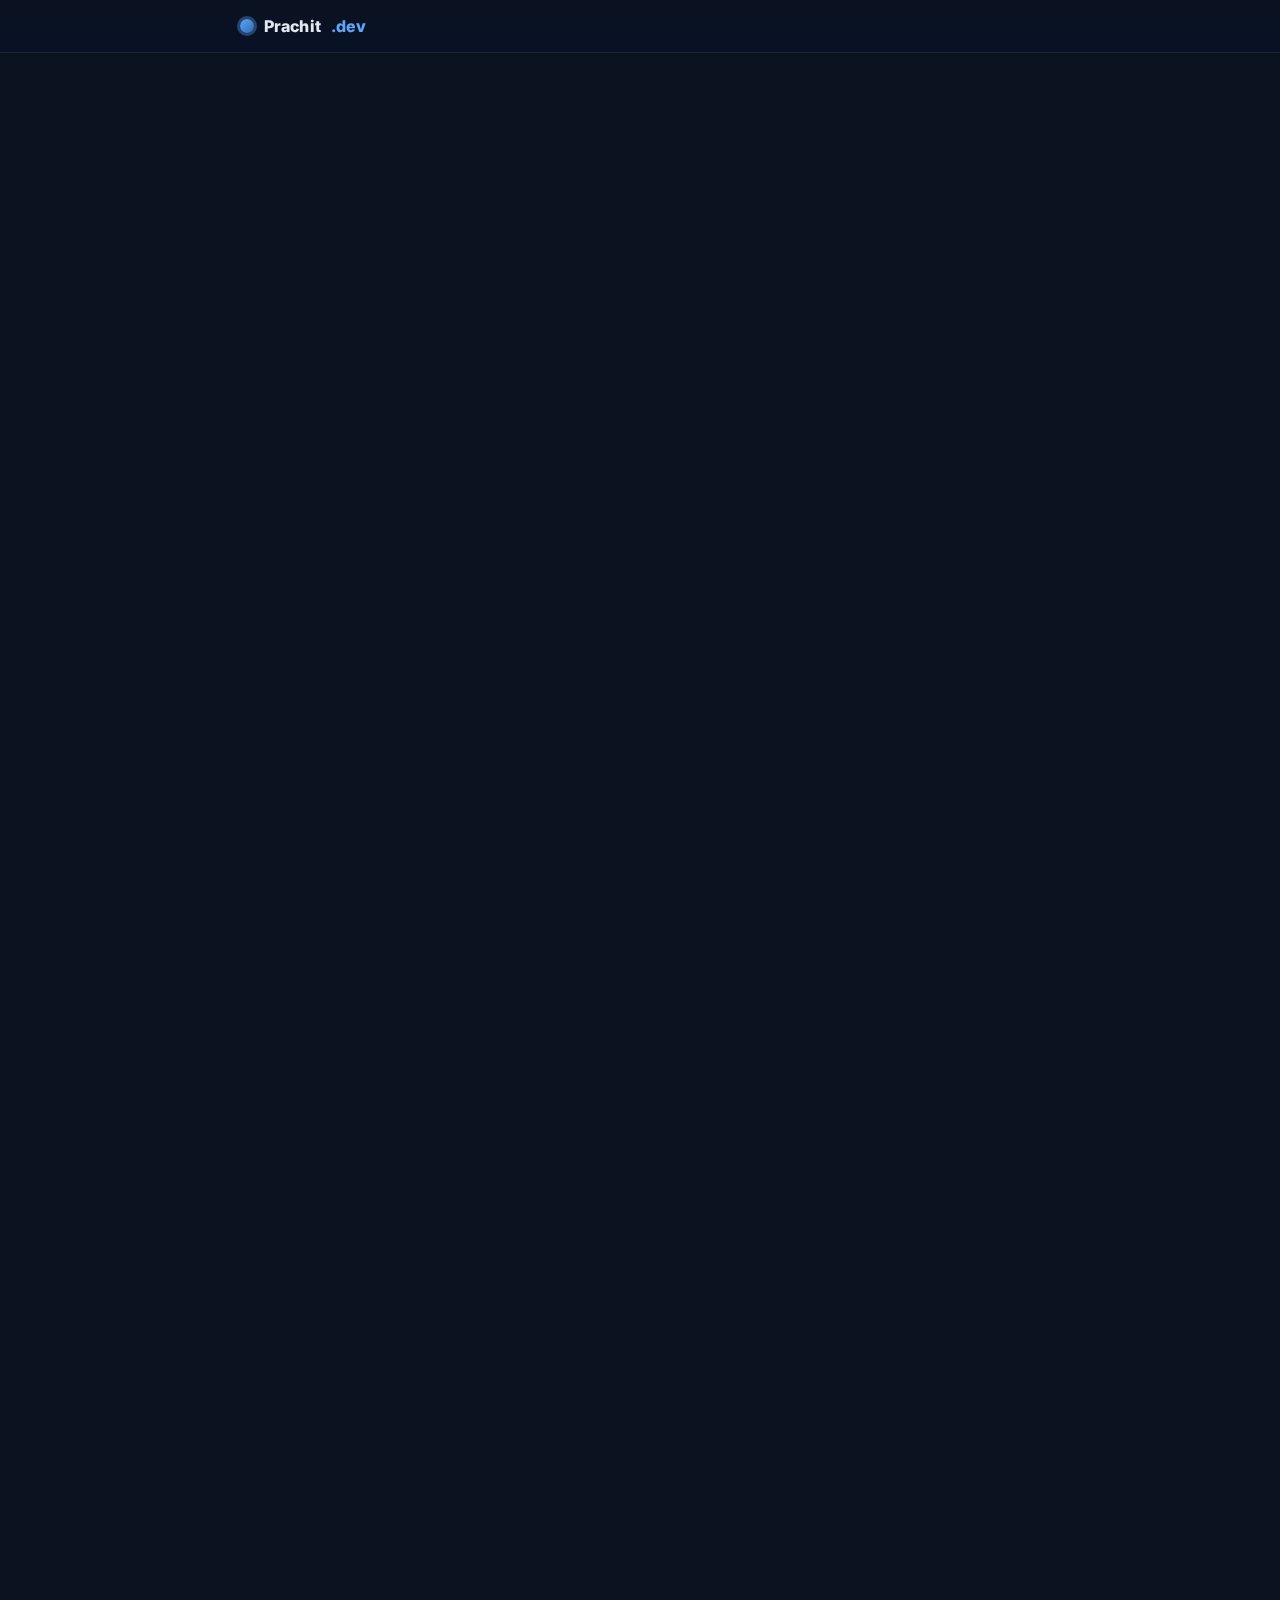
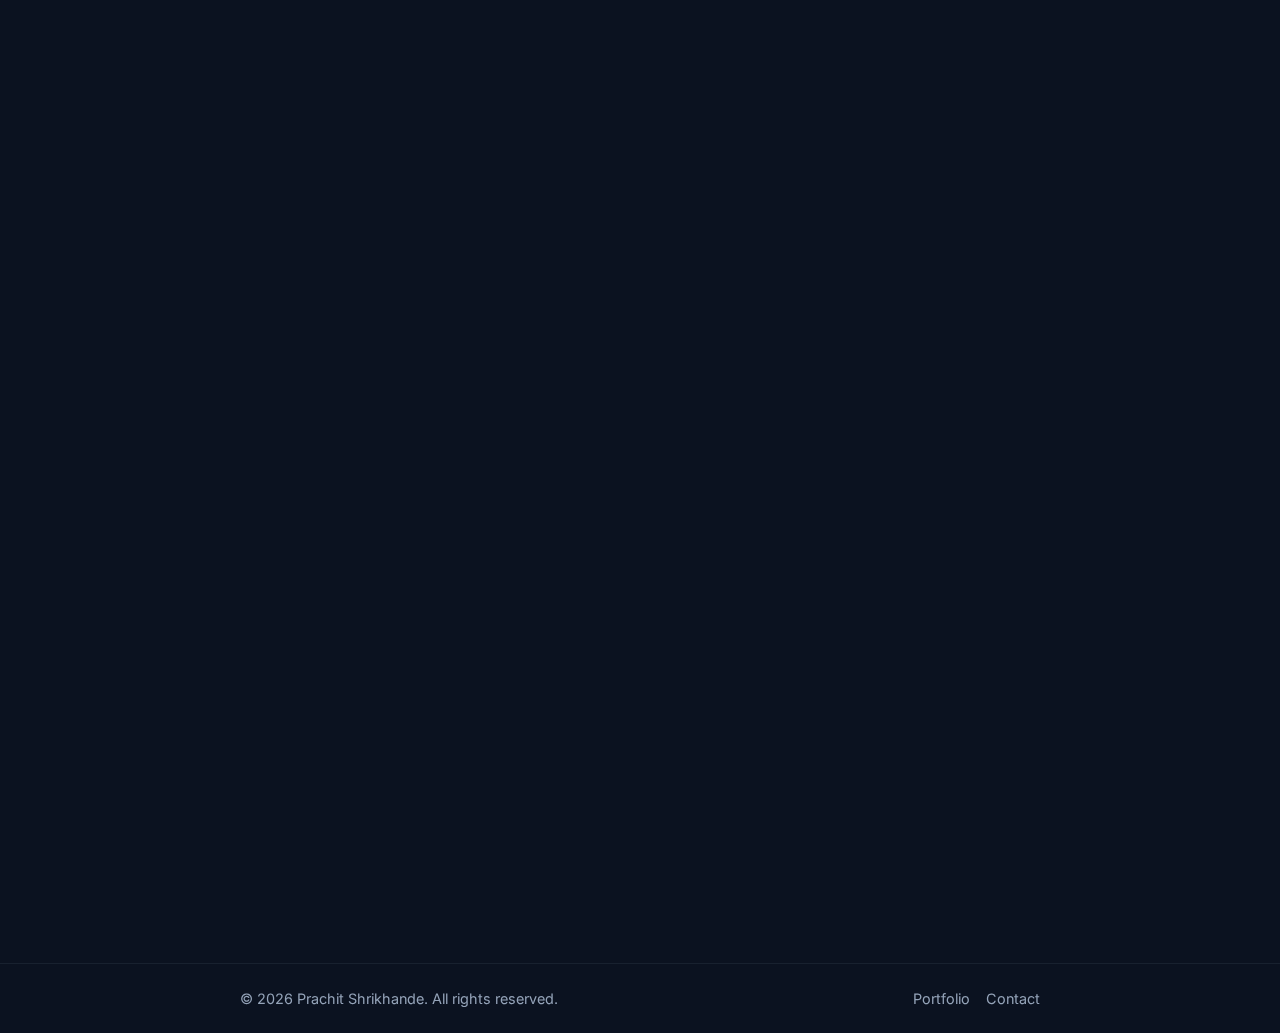
<file: feedback.html>
<!DOCTYPE html>
<html lang="en">

<head>
    <meta charset="UTF-8" />
    <meta name="viewport" content="width=device-width, initial-scale=1" />
    <title>Project Completion Feedback — Prachit Shrikhande</title>
    <meta name="description"
        content="Share your feedback about working with Prachit Shrikhande. Your insights help improve my services and assist other businesses in understanding the value of professional web development." />
    <meta name="author" content="Prachit Shrikhande" />
    <meta name="theme-color" content="#0f1b2d" />
    <meta name="robots" content="noindex, nofollow" />
    <link rel="preconnect" href="https://fonts.googleapis.com">
    <link rel="preconnect" href="https://fonts.gstatic.com" crossorigin>
    <link href="https://fonts.googleapis.com/css2?family=Inter:wght@300;400;500;600;700;800;900&display=swap"
        rel="stylesheet">
    <style>
        /* =========================
       Theme & Reset
       ========================= */
        :root {
            --bg: #0b1220;
            --card: #111a2b;
            --muted: #94a3b8;
            --text: #e6eef8;
            --primary: #2b6cb0;
            --primary-600: #2c5282;
            --accent: #60a5fa;
            --ring: rgba(96, 165, 250, .35);
            --shadow: 0 10px 30px rgba(2, 12, 27, 0.4);
            --radius: 16px;
            --space: clamp(1rem, 1.2vw + .6rem, 1.6rem);
            --success: #10b981;
            --error: #ef4444;
            --warning: #f59e0b;
        }

        * {
            box-sizing: border-box;
        }

        html {
            scroll-behavior: smooth;
        }

        body {
            margin: 0;
            font-family: Inter, system-ui, -apple-system, Segoe UI, Roboto, "Helvetica Neue", Arial, "Noto Sans", "Apple Color Emoji", "Segoe UI Emoji", "Segoe UI Symbol", sans-serif;
            color: var(--text);
            background: radial-gradient(1200px 600px at 100% -10%, rgba(96, 165, 250, .1), transparent 40%), var(--bg);
            line-height: 1.65;
            min-height: 100vh;
            -webkit-font-smoothing: antialiased;
            -moz-osx-font-smoothing: grayscale;
        }

        a {
            color: var(--accent);
            text-decoration: none;
        }

        a:hover {
            text-decoration: underline;
        }

        /* Container */
        .container {
            width: min(800px, 92%);
            margin-inline: auto;
        }

        /* Header */
        .site-header {
            position: sticky;
            top: 0;
            z-index: 50;
            backdrop-filter: saturate(180%) blur(10px);
            background: linear-gradient(to bottom, rgba(11, 18, 32, .85), rgba(11, 18, 32, .6));
            border-bottom: 1px solid rgba(148, 163, 184, .12);
        }

        .header-inner {
            display: flex;
            align-items: center;
            justify-content: space-between;
            padding: .8rem 0;
        }

        .brand {
            display: flex;
            align-items: center;
            gap: .6rem;
            font-weight: 800;
            letter-spacing: .2px;
        }

        .brand__dot {
            width: 14px;
            height: 14px;
            border-radius: 50%;
            background: linear-gradient(135deg, var(--accent), var(--primary));
            box-shadow: 0 0 0 3px var(--ring);
        }

        .brand__text {
            color: #e2e8f0;
        }

        .brand__accent {
            color: var(--accent);
        }

        /* Hero Section */
        .hero {
            position: relative;
            padding: clamp(2rem, 4vw, 4rem) 0 clamp(1.5rem, 3vw, 2rem);
            text-align: center;
        }

        .hero__icon {
            width: 80px;
            height: 80px;
            margin: 0 auto 1.5rem;
            background: linear-gradient(135deg, var(--primary), var(--accent));
            border-radius: 50%;
            display: flex;
            align-items: center;
            justify-content: center;
            box-shadow: 0 0 40px rgba(96, 165, 250, 0.3);
        }

        .hero__icon svg {
            width: 40px;
            height: 40px;
            fill: #081227;
        }

        .hero__title {
            font-size: clamp(1.6rem, 2.2vw + 1rem, 2.4rem);
            margin: 0 0 .8rem;
            background: linear-gradient(135deg, var(--text), var(--accent));
            -webkit-background-clip: text;
            -webkit-text-fill-color: transparent;
            background-clip: text;
        }

        .hero__subtitle {
            color: var(--muted);
            font-size: clamp(0.95rem, 1vw + 0.5rem, 1.1rem);
            max-width: 60ch;
            margin: 0 auto;
            line-height: 1.7;
        }

        .hero__bg-shape {
            position: absolute;
            inset: auto -15% -20% -15%;
            height: 180px;
            z-index: -1;
            background: radial-gradient(700px 200px at 50% 0%, rgba(96, 165, 250, .15), transparent 60%);
            filter: blur(25px);
        }

        /* Form Card */
        .form-section {
            padding: 0 0 clamp(2rem, 4vw, 4rem);
        }

        .form-card {
            background: var(--card);
            border: 1px solid rgba(148, 163, 184, .12);
            border-radius: var(--radius);
            padding: clamp(1.5rem, 2.5vw, 2.5rem);
            box-shadow: var(--shadow);
        }

        /* Form Elements */
        .form-group {
            margin-bottom: 1.5rem;
        }

        .form-group:last-of-type {
            margin-bottom: 2rem;
        }

        .form-label {
            display: block;
            margin-bottom: 0.5rem;
            font-weight: 600;
            color: var(--text);
            font-size: 0.95rem;
        }

        .form-label .required {
            color: var(--error);
            margin-left: 0.25rem;
        }

        .form-hint {
            display: block;
            color: var(--muted);
            font-size: 0.85rem;
            margin-top: 0.4rem;
            font-weight: 400;
            font-style: italic;
        }

        .form-input,
        .form-textarea,
        .form-select {
            width: 100%;
            padding: 0.85rem 1rem;
            border-radius: 12px;
            background: rgba(12, 23, 41, 0.8);
            border: 1px solid rgba(148, 163, 184, .22);
            color: var(--text);
            font-size: 1rem;
            font-family: inherit;
            outline: none;
            transition: border-color 0.2s ease, box-shadow 0.2s ease, background 0.2s ease;
        }

        .form-input:focus,
        .form-textarea:focus,
        .form-select:focus {
            border-color: var(--accent);
            box-shadow: 0 0 0 4px var(--ring);
            background: #0c1729;
        }

        .form-input::placeholder,
        .form-textarea::placeholder {
            color: var(--muted);
            opacity: 0.7;
        }

        .form-textarea {
            resize: vertical;
            min-height: 100px;
        }

        .form-select {
            cursor: pointer;
            appearance: none;
            background-image: url("data:image/svg+xml,%3Csvg xmlns='http://www.w3.org/2000/svg' width='16' height='16' viewBox='0 0 24 24' fill='none' stroke='%2394a3b8' stroke-width='2' stroke-linecap='round' stroke-linejoin='round'%3E%3Cpolyline points='6 9 12 15 18 9'%3E%3C/polyline%3E%3C/svg%3E");
            background-repeat: no-repeat;
            background-position: right 1rem center;
            padding-right: 2.5rem;
        }

        .form-select option {
            background: var(--card);
            color: var(--text);
        }

        /* Rating Scale */
        .rating-scale {
            display: flex;
            flex-direction: column;
            gap: 0.75rem;
        }

        .rating-labels {
            display: flex;
            justify-content: space-between;
            font-size: 0.8rem;
            color: var(--muted);
            margin-bottom: 0.25rem;
        }

        .rating-options {
            display: flex;
            gap: 0.5rem;
            flex-wrap: wrap;
        }

        .rating-option {
            position: relative;
        }

        .rating-option input {
            position: absolute;
            opacity: 0;
            width: 100%;
            height: 100%;
            cursor: pointer;
        }

        .rating-option label {
            display: flex;
            align-items: center;
            justify-content: center;
            width: 44px;
            height: 44px;
            border-radius: 12px;
            background: rgba(12, 23, 41, 0.8);
            border: 1px solid rgba(148, 163, 184, .22);
            color: var(--muted);
            font-weight: 600;
            cursor: pointer;
            transition: all 0.2s ease;
        }

        .rating-option input:checked+label {
            background: linear-gradient(135deg, var(--primary), var(--accent));
            border-color: var(--accent);
            color: #081227;
            box-shadow: 0 0 20px rgba(96, 165, 250, 0.3);
        }

        .rating-option input:focus+label {
            box-shadow: 0 0 0 4px var(--ring);
        }

        .rating-option:hover label {
            border-color: var(--accent);
            background: rgba(96, 165, 250, 0.1);
        }

        /* NPS Scale (1-10) */
        .nps-scale .rating-options {
            display: grid;
            grid-template-columns: repeat(5, 1fr);
            gap: 0.5rem;
        }

        @media (min-width: 600px) {
            .nps-scale .rating-options {
                grid-template-columns: repeat(10, 1fr);
            }
        }

        .nps-scale .rating-option label {
            width: 100%;
            min-width: 36px;
            height: 44px;
        }

        /* Radio Group */
        .radio-group {
            display: flex;
            flex-direction: column;
            gap: 0.75rem;
        }

        .radio-option {
            position: relative;
            display: flex;
            align-items: center;
        }

        .radio-option input[type="radio"] {
            position: absolute;
            opacity: 0;
            width: 0;
            height: 0;
        }

        .radio-option label {
            display: flex;
            align-items: center;
            gap: 0.75rem;
            padding: 0.85rem 1rem;
            border-radius: 12px;
            background: rgba(12, 23, 41, 0.8);
            border: 1px solid rgba(148, 163, 184, .22);
            cursor: pointer;
            width: 100%;
            transition: all 0.2s ease;
        }

        .radio-option label::before {
            content: '';
            width: 20px;
            height: 20px;
            border-radius: 50%;
            border: 2px solid rgba(148, 163, 184, .5);
            background: transparent;
            flex-shrink: 0;
            transition: all 0.2s ease;
        }

        .radio-option input[type="radio"]:checked+label {
            border-color: var(--accent);
            background: rgba(96, 165, 250, 0.1);
        }

        .radio-option input[type="radio"]:checked+label::before {
            border-color: var(--accent);
            background: var(--accent);
            box-shadow: inset 0 0 0 3px var(--card);
        }

        .radio-option input[type="radio"]:focus+label {
            box-shadow: 0 0 0 4px var(--ring);
        }

        .radio-option:hover label {
            border-color: rgba(96, 165, 250, 0.5);
        }

        /* Section Divider */
        .section-divider {
            border: none;
            border-top: 1px solid rgba(148, 163, 184, .15);
            margin: 2rem 0;
        }

        .section-title {
            font-size: 1.1rem;
            font-weight: 700;
            color: var(--accent);
            margin-bottom: 1.25rem;
            display: flex;
            align-items: center;
            gap: 0.5rem;
        }

        .section-title svg {
            width: 20px;
            height: 20px;
            fill: currentColor;
        }

        /* Submit Button */
        .btn {
            display: inline-flex;
            align-items: center;
            justify-content: center;
            gap: .5rem;
            border-radius: 999px;
            padding: 1rem 2rem;
            font-weight: 600;
            font-size: 1rem;
            cursor: pointer;
            border: none;
            transition: transform .06s ease, background .2s ease, box-shadow .2s ease;
            font-family: inherit;
        }

        .btn--primary {
            background: linear-gradient(135deg, var(--primary), var(--accent));
            color: #081227;
            width: 100%;
        }

        .btn--primary:hover {
            box-shadow: 0 8px 30px rgba(96, 165, 250, 0.35);
            transform: translateY(-2px);
        }

        .btn--primary:active {
            transform: translateY(0);
        }

        .btn--primary:disabled {
            opacity: 0.6;
            cursor: not-allowed;
            transform: none;
            box-shadow: none;
        }

        /* Form status message */
        .form-status {
            text-align: center;
            padding: 1rem;
            border-radius: 12px;
            margin-top: 1rem;
            display: none;
        }

        .form-status.success {
            display: block;
            background: rgba(16, 185, 129, 0.15);
            border: 1px solid var(--success);
            color: var(--success);
        }

        .form-status.error {
            display: block;
            background: rgba(239, 68, 68, 0.15);
            border: 1px solid var(--error);
            color: var(--error);
        }

        /* Footer */
        .site-footer {
            border-top: 1px solid rgba(148, 163, 184, .1);
            padding: 1.4rem 0;
        }

        .footer-inner {
            display: flex;
            align-items: center;
            justify-content: space-between;
            flex-wrap: wrap;
            gap: 0.5rem;
        }

        .footer-inner p {
            margin: 0;
            color: var(--muted);
            font-size: 0.9rem;
        }

        .footer-links {
            display: flex;
            gap: 1rem;
        }

        .footer-links a {
            color: var(--muted);
            font-size: 0.9rem;
            transition: color 0.2s ease;
        }

        .footer-links a:hover {
            color: var(--accent);
            text-decoration: none;
        }

        /* Animations */
        .reveal {
            opacity: 0;
            transform: translateY(15px);
            animation: fadeInUp 0.6s ease forwards;
        }

        .reveal-delay-1 {
            animation-delay: 0.1s;
        }

        .reveal-delay-2 {
            animation-delay: 0.2s;
        }

        .reveal-delay-3 {
            animation-delay: 0.3s;
        }

        @keyframes fadeInUp {
            to {
                opacity: 1;
                transform: translateY(0);
            }
        }

        /* Thank You Modal */
        .thank-you-overlay {
            position: fixed;
            inset: 0;
            background: rgba(11, 18, 32, 0.95);
            display: none;
            align-items: center;
            justify-content: center;
            z-index: 100;
            opacity: 0;
            transition: opacity 0.3s ease;
        }

        .thank-you-overlay.show {
            display: flex;
            opacity: 1;
        }

        .thank-you-content {
            text-align: center;
            padding: 2rem;
            max-width: 500px;
        }

        .thank-you-icon {
            width: 100px;
            height: 100px;
            margin: 0 auto 1.5rem;
            background: linear-gradient(135deg, var(--success), #34d399);
            border-radius: 50%;
            display: flex;
            align-items: center;
            justify-content: center;
            box-shadow: 0 0 60px rgba(16, 185, 129, 0.4);
            animation: pulse 2s infinite;
        }

        .thank-you-icon svg {
            width: 50px;
            height: 50px;
            fill: white;
        }

        @keyframes pulse {

            0%,
            100% {
                transform: scale(1);
                box-shadow: 0 0 60px rgba(16, 185, 129, 0.4);
            }

            50% {
                transform: scale(1.05);
                box-shadow: 0 0 80px rgba(16, 185, 129, 0.6);
            }
        }

        .thank-you-title {
            font-size: 1.8rem;
            margin-bottom: 0.75rem;
            background: linear-gradient(135deg, var(--text), var(--success));
            -webkit-background-clip: text;
            -webkit-text-fill-color: transparent;
            background-clip: text;
        }

        .thank-you-message {
            color: var(--muted);
            margin-bottom: 2rem;
            line-height: 1.7;
        }

        .btn--secondary {
            background: transparent;
            border: 1px solid rgba(148, 163, 184, .22);
            color: var(--text);
            padding: 0.8rem 1.5rem;
            display: inline-flex;
        }

        .btn--secondary:hover {
            border-color: var(--accent);
            background: rgba(96, 165, 250, 0.1);
        }

        /* Responsive Adjustments */
        @media (max-width: 600px) {
            .rating-option label {
                width: 40px;
                height: 40px;
                font-size: 0.9rem;
            }

            .nps-scale .rating-option label {
                height: 40px;
                min-width: 32px;
            }

            .footer-inner {
                flex-direction: column;
                text-align: center;
            }
        }
    </style>
</head>

<body>
    <!-- Header -->
    <header class="site-header">
        <div class="container header-inner">
            <a href="index.html" class="brand" aria-label="Go to portfolio">
                <span class="brand__dot" aria-hidden="true"></span>
                <span class="brand__text">Prachit</span><span class="brand__accent">.dev</span>
            </a>
        </div>
    </header>

    <main>
        <!-- Hero Section -->
        <section class="hero reveal">
            <div class="container">
                <div class="hero__icon">
                    <svg xmlns="http://www.w3.org/2000/svg" viewBox="0 0 24 24">
                        <path
                            d="M20 2H4c-1.1 0-2 .9-2 2v18l4-4h14c1.1 0 2-.9 2-2V4c0-1.1-.9-2-2-2zm0 14H5.17L4 17.17V4h16v12zM11 5h2v6h-2zm0 8h2v2h-2z" />
                    </svg>
                </div>
                <h1 class="hero__title">Project Completion Feedback</h1>
                <p class="hero__subtitle">
                    Thank you for choosing me for your web development needs. Your feedback helps me improve my process
                    and helps
                    other businesses understand the value of a professional web presence.
                </p>
            </div>
            <div class="hero__bg-shape" aria-hidden="true"></div>
        </section>

        <!-- Feedback Form -->
        <section class="form-section">
            <div class="container">
                <form class="form-card reveal reveal-delay-1" id="feedbackForm" novalidate
                    action="https://formspree.io/f/mjgorqjy" method="POST">
                    <!-- Basic Information -->
                    <div class="section-title">
                        <svg xmlns="http://www.w3.org/2000/svg" viewBox="0 0 24 24">
                            <path
                                d="M12 12c2.21 0 4-1.79 4-4s-1.79-4-4-4-4 1.79-4 4 1.79 4 4 4zm0 2c-2.67 0-8 1.34-8 4v2h16v-2c0-2.66-5.33-4-8-4z" />
                        </svg>
                        Basic Information
                    </div>

                    <div class="form-group">
                        <label class="form-label" for="clientName">
                            Client Name / Business Name<span class="required">*</span>
                        </label>
                        <input type="text" id="clientName" name="clientName" class="form-input"
                            placeholder="Enter your name or business name" required>
                    </div>

                    <div class="form-group">
                        <label class="form-label" for="projectType">
                            Project Type<span class="required">*</span>
                        </label>
                        <select id="projectType" name="projectType" class="form-select" required>
                            <option value="" disabled selected>Select project type</option>
                            <option value="landing-page">Landing Page / Single Page Website</option>
                            <option value="business-website">Business Website (Multi-page)</option>
                            <option value="ecommerce">E-commerce / Online Store</option>
                            <option value="web-application">Custom Web Application</option>
                            <option value="portfolio">Portfolio Website</option>
                            <option value="other">Other</option>
                        </select>
                    </div>

                    <hr class="section-divider">

                    <!-- Satisfaction Ratings -->
                    <div class="section-title">
                        <svg xmlns="http://www.w3.org/2000/svg" viewBox="0 0 24 24">
                            <path
                                d="M11.99 2C6.47 2 2 6.48 2 12s4.47 10 9.99 10C17.52 22 22 17.52 22 12S17.52 2 11.99 2zM12 20c-4.42 0-8-3.58-8-8s3.58-8 8-8 8 3.58 8 8-3.58 8-8 8zm3.5-9c.83 0 1.5-.67 1.5-1.5S16.33 8 15.5 8 14 8.67 14 9.5s.67 1.5 1.5 1.5zm-7 0c.83 0 1.5-.67 1.5-1.5S9.33 8 8.5 8 7 8.67 7 9.5 7.67 11 8.5 11zm3.5 6.5c2.33 0 4.31-1.46 5.11-3.5H6.89c.8 2.04 2.78 3.5 5.11 3.5z" />
                        </svg>
                        Satisfaction Ratings
                    </div>

                    <div class="form-group">
                        <label class="form-label">
                            How satisfied are you with the final result?<span class="required">*</span>
                        </label>
                        <div class="rating-scale">
                            <div class="rating-labels">
                                <span>Not Satisfied</span>
                                <span>Exceeded Expectations</span>
                            </div>
                            <div class="rating-options" role="radiogroup" aria-label="Final result satisfaction">
                                <div class="rating-option">
                                    <input type="radio" id="satisfaction-1" name="satisfaction" value="1" required>
                                    <label for="satisfaction-1">1</label>
                                </div>
                                <div class="rating-option">
                                    <input type="radio" id="satisfaction-2" name="satisfaction" value="2">
                                    <label for="satisfaction-2">2</label>
                                </div>
                                <div class="rating-option">
                                    <input type="radio" id="satisfaction-3" name="satisfaction" value="3">
                                    <label for="satisfaction-3">3</label>
                                </div>
                                <div class="rating-option">
                                    <input type="radio" id="satisfaction-4" name="satisfaction" value="4">
                                    <label for="satisfaction-4">4</label>
                                </div>
                                <div class="rating-option">
                                    <input type="radio" id="satisfaction-5" name="satisfaction" value="5">
                                    <label for="satisfaction-5">5</label>
                                </div>
                            </div>
                        </div>
                    </div>

                    <div class="form-group">
                        <label class="form-label">
                            How would you rate the communication throughout the project?<span class="required">*</span>
                        </label>
                        <div class="rating-scale">
                            <div class="rating-labels">
                                <span>Poor</span>
                                <span>Excellent</span>
                            </div>
                            <div class="rating-options" role="radiogroup" aria-label="Communication rating">
                                <div class="rating-option">
                                    <input type="radio" id="communication-1" name="communication" value="1" required>
                                    <label for="communication-1">1</label>
                                </div>
                                <div class="rating-option">
                                    <input type="radio" id="communication-2" name="communication" value="2">
                                    <label for="communication-2">2</label>
                                </div>
                                <div class="rating-option">
                                    <input type="radio" id="communication-3" name="communication" value="3">
                                    <label for="communication-3">3</label>
                                </div>
                                <div class="rating-option">
                                    <input type="radio" id="communication-4" name="communication" value="4">
                                    <label for="communication-4">4</label>
                                </div>
                                <div class="rating-option">
                                    <input type="radio" id="communication-5" name="communication" value="5">
                                    <label for="communication-5">5</label>
                                </div>
                            </div>
                        </div>
                    </div>

                    <div class="form-group">
                        <label class="form-label">
                            How would you rate the technical quality and speed of the site?<span
                                class="required">*</span>
                        </label>
                        <div class="rating-scale">
                            <div class="rating-labels">
                                <span>Poor Quality/Slow</span>
                                <span>High Quality/Very Fast</span>
                            </div>
                            <div class="rating-options" role="radiogroup" aria-label="Technical quality rating">
                                <div class="rating-option">
                                    <input type="radio" id="quality-1" name="quality" value="1" required>
                                    <label for="quality-1">1</label>
                                </div>
                                <div class="rating-option">
                                    <input type="radio" id="quality-2" name="quality" value="2">
                                    <label for="quality-2">2</label>
                                </div>
                                <div class="rating-option">
                                    <input type="radio" id="quality-3" name="quality" value="3">
                                    <label for="quality-3">3</label>
                                </div>
                                <div class="rating-option">
                                    <input type="radio" id="quality-4" name="quality" value="4">
                                    <label for="quality-4">4</label>
                                </div>
                                <div class="rating-option">
                                    <input type="radio" id="quality-5" name="quality" value="5">
                                    <label for="quality-5">5</label>
                                </div>
                            </div>
                        </div>
                    </div>

                    <hr class="section-divider">

                    <!-- Detailed Feedback -->
                    <div class="section-title">
                        <svg xmlns="http://www.w3.org/2000/svg" viewBox="0 0 24 24">
                            <path
                                d="M3 17.25V21h3.75L17.81 9.94l-3.75-3.75L3 17.25zM20.71 7.04c.39-.39.39-1.02 0-1.41l-2.34-2.34a.9959.9959 0 0 0-1.41 0l-1.83 1.83 3.75 3.75 1.83-1.83z" />
                        </svg>
                        Detailed Feedback
                    </div>

                    <div class="form-group">
                        <label class="form-label" for="challenge">
                            What was the biggest challenge you faced before we started, and how did this project solve
                            it?
                        </label>
                        <span class="form-hint">This helps create 'Problem/Solution' case studies</span>
                        <textarea id="challenge" name="challenge" class="form-textarea" rows="4"
                            placeholder="Describe the challenge you faced and how this project addressed it..."></textarea>
                    </div>

                    <div class="form-group">
                        <label class="form-label" for="testimonial">
                            Could you provide a brief testimonial about your experience working with me?
                        </label>
                        <span class="form-hint">By providing this, you grant permission to use this quote on my
                            website/portfolio.
                        </span>
                        <textarea id="testimonial" name="testimonial" class="form-textarea" rows="4"
                            placeholder="Share your experience working with me..."></textarea>
                    </div>

                    <div class="form-group">
                        <label class="form-label">
                            May I use your business logo on my portfolio?<span class="required">*</span>
                        </label>
                        <div class="radio-group">
                            <div class="radio-option">
                                <input type="radio" id="logo-yes" name="logoPermission" value="yes" required>
                                <label for="logo-yes">Yes, you may use my logo</label>
                            </div>
                            <div class="radio-option">
                                <input type="radio" id="logo-no" name="logoPermission" value="no">
                                <label for="logo-no">No, please don't use my logo</label>
                            </div>
                            <div class="radio-option">
                                <input type="radio" id="logo-maybe" name="logoPermission" value="ask-first">
                                <label for="logo-maybe">Please ask me first before using</label>
                            </div>
                        </div>
                    </div>

                    <hr class="section-divider">

                    <!-- NPS Score -->
                    <div class="section-title">
                        <svg xmlns="http://www.w3.org/2000/svg" viewBox="0 0 24 24">
                            <path
                                d="M16 11c1.66 0 2.99-1.34 2.99-3S17.66 5 16 5c-1.66 0-3 1.34-3 3s1.34 3 3 3zm-8 0c1.66 0 2.99-1.34 2.99-3S9.66 5 8 5C6.34 5 5 6.34 5 8s1.34 3 3 3zm0 2c-2.33 0-7 1.17-7 3.5V19h14v-2.5c0-2.33-4.67-3.5-7-3.5zm8 0c-.29 0-.62.02-.97.05 1.16.84 1.97 1.97 1.97 3.45V19h6v-2.5c0-2.33-4.67-3.5-7-3.5z" />
                        </svg>
                        Recommendation
                    </div>

                    <div class="form-group">
                        <label class="form-label">
                            On a scale of 1-10, how likely are you to recommend my services to a colleague?<span
                                class="required">*</span>
                        </label>
                        <div class="rating-scale nps-scale">
                            <div class="rating-labels">
                                <span>Very Unlikely</span>
                                <span>Very Likely</span>
                            </div>
                            <div class="rating-options" role="radiogroup" aria-label="Recommendation likelihood">
                                <div class="rating-option">
                                    <input type="radio" id="nps-1" name="nps" value="1" required>
                                    <label for="nps-1">1</label>
                                </div>
                                <div class="rating-option">
                                    <input type="radio" id="nps-2" name="nps" value="2">
                                    <label for="nps-2">2</label>
                                </div>
                                <div class="rating-option">
                                    <input type="radio" id="nps-3" name="nps" value="3">
                                    <label for="nps-3">3</label>
                                </div>
                                <div class="rating-option">
                                    <input type="radio" id="nps-4" name="nps" value="4">
                                    <label for="nps-4">4</label>
                                </div>
                                <div class="rating-option">
                                    <input type="radio" id="nps-5" name="nps" value="5">
                                    <label for="nps-5">5</label>
                                </div>
                                <div class="rating-option">
                                    <input type="radio" id="nps-6" name="nps" value="6">
                                    <label for="nps-6">6</label>
                                </div>
                                <div class="rating-option">
                                    <input type="radio" id="nps-7" name="nps" value="7">
                                    <label for="nps-7">7</label>
                                </div>
                                <div class="rating-option">
                                    <input type="radio" id="nps-8" name="nps" value="8">
                                    <label for="nps-8">8</label>
                                </div>
                                <div class="rating-option">
                                    <input type="radio" id="nps-9" name="nps" value="9">
                                    <label for="nps-9">9</label>
                                </div>
                                <div class="rating-option">
                                    <input type="radio" id="nps-10" name="nps" value="10">
                                    <label for="nps-10">10</label>
                                </div>
                            </div>
                        </div>
                    </div>

                    <hr class="section-divider">

                    <!-- Additional Comments -->
                    <div class="section-title">
                        <svg xmlns="http://www.w3.org/2000/svg" viewBox="0 0 24 24">
                            <path
                                d="M21 6h-2V3h-2v3h-3V3h-2v3H9V3H7v3H5c-1.1 0-2 .9-2 2v12c0 1.1.9 2 2 2h16c1.1 0 2-.9 2-2V8c0-1.1-.9-2-2-2zm0 14H5V10h16v10zM9 14H7v-2h2v2zm4 0h-2v-2h2v2zm4 0h-2v-2h2v2zm-8 4H7v-2h2v2zm4 0h-2v-2h2v2zm4 0h-2v-2h2v2z" />
                        </svg>
                        Additional Comments
                    </div>

                    <div class="form-group">
                        <label class="form-label" for="improvements">
                            Is there anything else I could have done to make this experience better for you?
                        </label>
                        <textarea id="improvements" name="improvements" class="form-textarea" rows="4"
                            placeholder="Share any suggestions or areas for improvement..."></textarea>
                    </div>

                    <button type="submit" class="btn btn--primary" id="submitBtn">
                        <svg xmlns="http://www.w3.org/2000/svg" width="20" height="20" viewBox="0 0 24 24"
                            fill="currentColor">
                            <path d="M2.01 21L23 12 2.01 3 2 10l15 2-15 2z" />
                        </svg>
                        Submit Feedback
                    </button>

                    <div id="formStatus" class="form-status" role="status" aria-live="polite"></div>
                </form>
            </div>
        </section>
    </main>

    <!-- Thank You Overlay -->
    <div class="thank-you-overlay" id="thankYouOverlay">
        <div class="thank-you-content">
            <div class="thank-you-icon">
                <svg xmlns="http://www.w3.org/2000/svg" viewBox="0 0 24 24">
                    <path d="M9 16.17L4.83 12l-1.42 1.41L9 19 21 7l-1.41-1.41z" />
                </svg>
            </div>
            <h2 class="thank-you-title">Thank You!</h2>
            <p class="thank-you-message">
                Your feedback has been submitted successfully. I truly appreciate you taking the time to share your
                experience.
                Your insights help me improve and serve clients better.
            </p>
            <a href="index.html" class="btn btn--secondary">
                ← Back to Portfolio
            </a>
        </div>
    </div>

    <!-- Footer -->
    <footer class="site-footer">
        <div class="container footer-inner">
            <p>© <span id="year"></span> Prachit Shrikhande. All rights reserved.</p>
            <div class="footer-links">
                <a href="index.html">Portfolio</a>
                <a href="mailto:prachitcodes@gmail.com">Contact</a>
            </div>
        </div>
    </footer>

    <script>
        // Set current year
        document.getElementById('year').textContent = new Date().getFullYear();

        // Form handling
        const form = document.getElementById('feedbackForm');
        const submitBtn = document.getElementById('submitBtn');
        const formStatus = document.getElementById('formStatus');
        const thankYouOverlay = document.getElementById('thankYouOverlay');

        form.addEventListener('submit', function (e) {
            e.preventDefault();

            // Basic validation
            const requiredFields = form.querySelectorAll('[required]');
            let isValid = true;

            requiredFields.forEach(field => {
                if (field.type === 'radio') {
                    const radioGroup = form.querySelectorAll(`input[name="${field.name}"]`);
                    const isChecked = Array.from(radioGroup).some(r => r.checked);
                    if (!isChecked) {
                        isValid = false;
                    }
                } else if (!field.value.trim()) {
                    isValid = false;
                    field.style.borderColor = 'var(--error)';
                } else {
                    field.style.borderColor = '';
                }
            });

            if (!isValid) {
                formStatus.textContent = 'Please fill in all required fields.';
                formStatus.className = 'form-status error';
                return;
            }

            // Submit to Formspree
            submitBtn.disabled = true;
            submitBtn.innerHTML = `
        <svg xmlns="http://www.w3.org/2000/svg" width="20" height="20" viewBox="0 0 24 24" fill="currentColor" 
             style="animation: spin 1s linear infinite;">
          <path d="M12 4V1L8 5l4 4V6c3.31 0 6 2.69 6 6s-2.69 6-6 6-6-2.69-6-6H4c0 4.42 3.58 8 8 8s8-3.58 8-8-3.58-8-8-8z"/>
        </svg>
        Submitting...
      `;

            // Add spinning animation
            const style = document.createElement('style');
            style.textContent = '@keyframes spin { to { transform: rotate(360deg); } }';
            document.head.appendChild(style);

            // Submit form data to Formspree
            const formData = new FormData(form);

            fetch(form.action, {
                method: 'POST',
                body: formData,
                headers: {
                    'Accept': 'application/json'
                }
            })
                .then(response => {
                    if (response.ok) {
                        // Show thank you overlay
                        thankYouOverlay.classList.add('show');
                        document.body.style.overflow = 'hidden';

                        // Reset form
                        form.reset();
                        formStatus.className = 'form-status';
                    } else {
                        throw new Error('Form submission failed');
                    }
                })
                .catch(error => {
                    formStatus.textContent = 'Oops! There was a problem submitting your feedback. Please try again.';
                    formStatus.className = 'form-status error';
                })
                .finally(() => {
                    submitBtn.disabled = false;
                    submitBtn.innerHTML = `
          <svg xmlns="http://www.w3.org/2000/svg" width="20" height="20" viewBox="0 0 24 24" fill="currentColor">
            <path d="M2.01 21L23 12 2.01 3 2 10l15 2-15 2z"/>
          </svg>
          Submit Feedback
        `;
                });
        });

        // Close overlay when clicking outside
        thankYouOverlay.addEventListener('click', function (e) {
            if (e.target === thankYouOverlay) {
                thankYouOverlay.classList.remove('show');
                document.body.style.overflow = '';
            }
        });

        // Add input event listeners to clear error state
        form.querySelectorAll('input, textarea, select').forEach(field => {
            field.addEventListener('input', function () {
                this.style.borderColor = '';
                formStatus.className = 'form-status';
            });
        });
    </script>
</body>

</html>
</file>
<file: styles.css>
/* =========================
   Theme & Reset
   ========================= */
:root{
  --bg: #0b1220;
  --card: #111a2b;
  --muted: #94a3b8;
  --text: #e6eef8;
  --primary: #2b6cb0;
  --primary-600: #2c5282;
  --accent: #60a5fa;
  --ring: rgba(96,165,250,.35);
  --shadow: 0 10px 30px rgba(2,12,27,0.4);
  --radius: 16px;
  --space: clamp(1rem, 1.2vw + .6rem, 1.6rem);
}

*{ box-sizing: border-box; }
html{ scroll-behavior: smooth; }
body{
  margin:0;
  font-family: Inter, system-ui, -apple-system, Segoe UI, Roboto, "Helvetica Neue", Arial, "Noto Sans", "Apple Color Emoji", "Segoe UI Emoji", "Segoe UI Symbol", sans-serif;
  color: var(--text);
  background: radial-gradient(1200px 600px at 100% -10%, rgba(96,165,250,.1), transparent 40%), var(--bg);
  line-height: 1.65;
  -webkit-font-smoothing: antialiased;
  -moz-osx-font-smoothing: grayscale;
}

img{ max-width:100%; display:block; border-radius: calc(var(--radius) - 4px); }

a{ color: var(--accent); text-decoration: none; }
a:hover{ text-decoration: underline; }

/* Containers & Layout */
.container{
  width:min(1100px, 92%);
  margin-inline:auto;
}

.grid-2{
  display:grid;
  gap: clamp(1rem, 2vw, 2rem);
  grid-template-columns: 1.15fr .85fr;
  align-items: center;
}

.grid-3{
  display:grid;
  grid-template-columns: repeat(3, 1fr);
  gap: var(--space);
}

@media (max-width: 900px){
  .grid-2{ grid-template-columns: 1fr; }
  .grid-3{ grid-template-columns: 1fr; }
}

/* Header */
.site-header{
  position: sticky; top: 0; z-index: 50;
  backdrop-filter: saturate(180%) blur(10px);
  background: linear-gradient(to bottom, rgba(11,18,32,.85), rgba(11,18,32,.6));
  border-bottom: 1px solid rgba(148,163,184,.12);
}

.header-inner{
  display:flex; align-items:center; justify-content:space-between;
  padding: .8rem 0;
}

.brand{ display:flex; align-items:center; gap:.6rem; font-weight: 800; letter-spacing:.2px; }
.brand__dot{
  width: 14px; height: 14px; border-radius: 50%;
  background: linear-gradient(135deg, var(--accent), var(--primary));
  box-shadow: 0 0 0 3px var(--ring);
}
.brand__text{ color:#e2e8f0; }
.brand__accent{ color: var(--accent); }

.nav__menu{
  display:flex; align-items:center; gap: 1rem; list-style:none; margin:0; padding:0;
}
.nav__link{
  padding: .5rem .8rem; border-radius: 999px; position: relative;
}
.nav__link:hover{
  background: rgba(148,163,184,.14);
  text-decoration:none;
}
.nav__link--cta{
  background: linear-gradient(135deg, var(--primary), var(--accent));
  color: #081227;
  font-weight: 600;
  border: 0;
}
.nav__toggle{ display:none; background:none; border:0; cursor:pointer; }
.nav__toggle .nav__bar{
  width: 24px; height: 2px; background:#cbd5e1; display:block; margin:5px 0;
  transition: transform .3s ease;
}

@media (max-width: 820px){
  .nav__toggle{ display:block; }
  .nav__menu{
    position: absolute; right: 1rem; top: 60px; padding: .8rem;
    background: var(--card); border: 1px solid rgba(148,163,184,.15);
    border-radius: var(--radius);
    box-shadow: var(--shadow);
    display:none; flex-direction: column; gap:.4rem;
    min-width: 200px;
  }
  .nav__menu.show{ display:flex; }
}

/* Hero */
.hero{
  position: relative; padding: clamp(3rem, 6vw, 6rem) 0;
}
.hero__title{ font-size: clamp(1.8rem, 2.6vw + 1rem, 3rem); margin:0 0 .4rem; }
.hero__subtitle{ color: var(--muted); font-weight: 600; letter-spacing:.4px; margin: 0 0 1rem; }
.hero__summary{ color:#cbd5e1; max-width: 62ch; }
.hero__actions{ display:flex; gap:.8rem; margin-top: 1.2rem; }
.hero__meta{ list-style: none; padding:0; margin: 1.4rem 0 0; display:grid; gap:.3rem; }
.hero__image{ justify-self: center; }
.hero__bg-shape{
  position:absolute; inset: auto -15% -20% -15%; height: 220px; z-index: -1;
  background: radial-gradient(800px 250px at 50% 0%, rgba(96,165,250,.18), transparent 60%);
  filter: blur(30px);
}

.text-accent{ color: var(--accent); }

/* Sections */
.section{ padding: clamp(2.5rem, 5vw, 4rem) 0; }
.section--alt{ background: linear-gradient(180deg, rgba(148,163,184,.08), transparent 40%); }
.section__title{ font-size: clamp(1.4rem, 1.2vw + 1rem, 2rem); margin-bottom: 1.2rem; }

/* Cards */
.card{
  background: var(--card);
  border: 1px solid rgba(148,163,184,.12);
  border-radius: var(--radius);
  padding: clamp(1rem, 1.2vw + .6rem, 1.6rem);
  box-shadow: var(--shadow);
}

/* Tags */
.tags{ list-style:none; padding:0; margin:.6rem 0 0; display:flex; flex-wrap:wrap; gap:.4rem; }
.tags li{
  padding: .3rem .6rem; border: 1px solid rgba(148,163,184,.2);
  border-radius: 999px; color:#cbd5e1; font-size:.9rem;
}

/* Timeline */
.timeline{ display:grid; gap: var(--space); }
.timeline__item{ display:grid; gap:.6rem; grid-template-columns: 260px 1fr; }
.timeline__meta h3{ margin:.2rem 0 .2rem; }
.timeline__meta .role{ color:#cbd5e1; margin:0; }
.timeline__meta .date{ color: var(--muted); margin:.2rem 0 0; font-size:.95rem; }
.timeline__points{ margin:0; padding-left: 1.2rem; }
.timeline__points li{ margin:.4rem 0; }

@media (max-width: 820px){
  .timeline__item{ grid-template-columns: 1fr; }
}

/* Projects */
.projects{
  display:grid;
  grid-template-columns: repeat(2, 1fr);
  gap: var(--space);
}
.project{ overflow:hidden; padding:0; }
.project__img{ width:100%; aspect-ratio: 16/10; object-fit: cover; }
.project__body{ padding: 1rem 1rem 1.2rem; }
.project__links{ display:flex; gap:.6rem; margin-top:.8rem; }

@media (max-width: 950px){
  .projects{ grid-template-columns: 1fr; }
}

/* Contact */
.contact{ display:grid; gap: var(--space); grid-template-columns: 1.2fr .8fr; align-items:start; }
.contact__list{ list-style:none; padding:0; margin:0; display:grid; gap:.4rem; }
.field{ display:grid; gap:.3rem; margin-bottom:.8rem; }
.field input, .field textarea{
  width:100%; padding:.8rem .9rem; border-radius:12px;
  background:#0c1729; border:1px solid rgba(148,163,184,.22); color: var(--text);
  outline: none; transition: border .2s ease, box-shadow .2s ease;
}
.field input:focus, .field textarea:focus{
  border-color: var(--accent);
  box-shadow: 0 0 0 4px var(--ring);
}
.field__hint{ font-size:.85rem; color:#fca5a5; min-height: 1.2em; }
.form__status{ margin-top:.6rem; color:#86efac; }

@media (max-width: 900px){
  .contact{ grid-template-columns: 1fr; }
}

/* Buttons */
.btn{
  display:inline-flex; align-items:center; justify-content:center; gap:.5rem;
  border-radius: 999px; padding:.7rem 1rem; font-weight:600; cursor:pointer;
  border:1px solid rgba(148,163,184,.22); background:#0c1729; color: var(--text);
  transition: transform .06s ease, background .2s ease, border-color .2s ease, box-shadow .2s ease;
}
.btn:hover{ text-decoration:none; border-color: rgba(148,163,184,.35); }
.btn:active{ transform: translateY(1px); }
.btn--primary{
  background: linear-gradient(135deg, var(--primary), var(--accent));
  color:#081227; border:0;
}
.btn--ghost{ background: transparent; }
.btn--ghost:hover{ background: rgba(148,163,184,.12); }

/* Footer */
.site-footer{ border-top: 1px solid rgba(148,163,184,.1); padding: 1.4rem 0; }
.footer-inner{ display:flex; align-items:center; justify-content:space-between; }
.to-top{ padding:.3rem .6rem; border-radius:8px; border:1px solid rgba(148,163,184,.2); }
.to-top:hover{ background: rgba(148,163,184,.14); text-decoration:none; }

/* Accessibility */
.skip-link{
  position:absolute; left:-999px; top:auto; width:1px; height:1px; overflow:hidden;
}
.skip-link:focus{
  left: 1rem; top: 1rem; width:auto; height:auto; padding:.6rem .8rem; background:#111827; color:#fff; border-radius:8px;
}

/* Reveal Animations */
.reveal{ opacity:0; transform: translateY(10px); transition: opacity .6s ease, transform .6s ease; }
.reveal.is-visible{ opacity:1; transform: translateY(0); }
</file>
